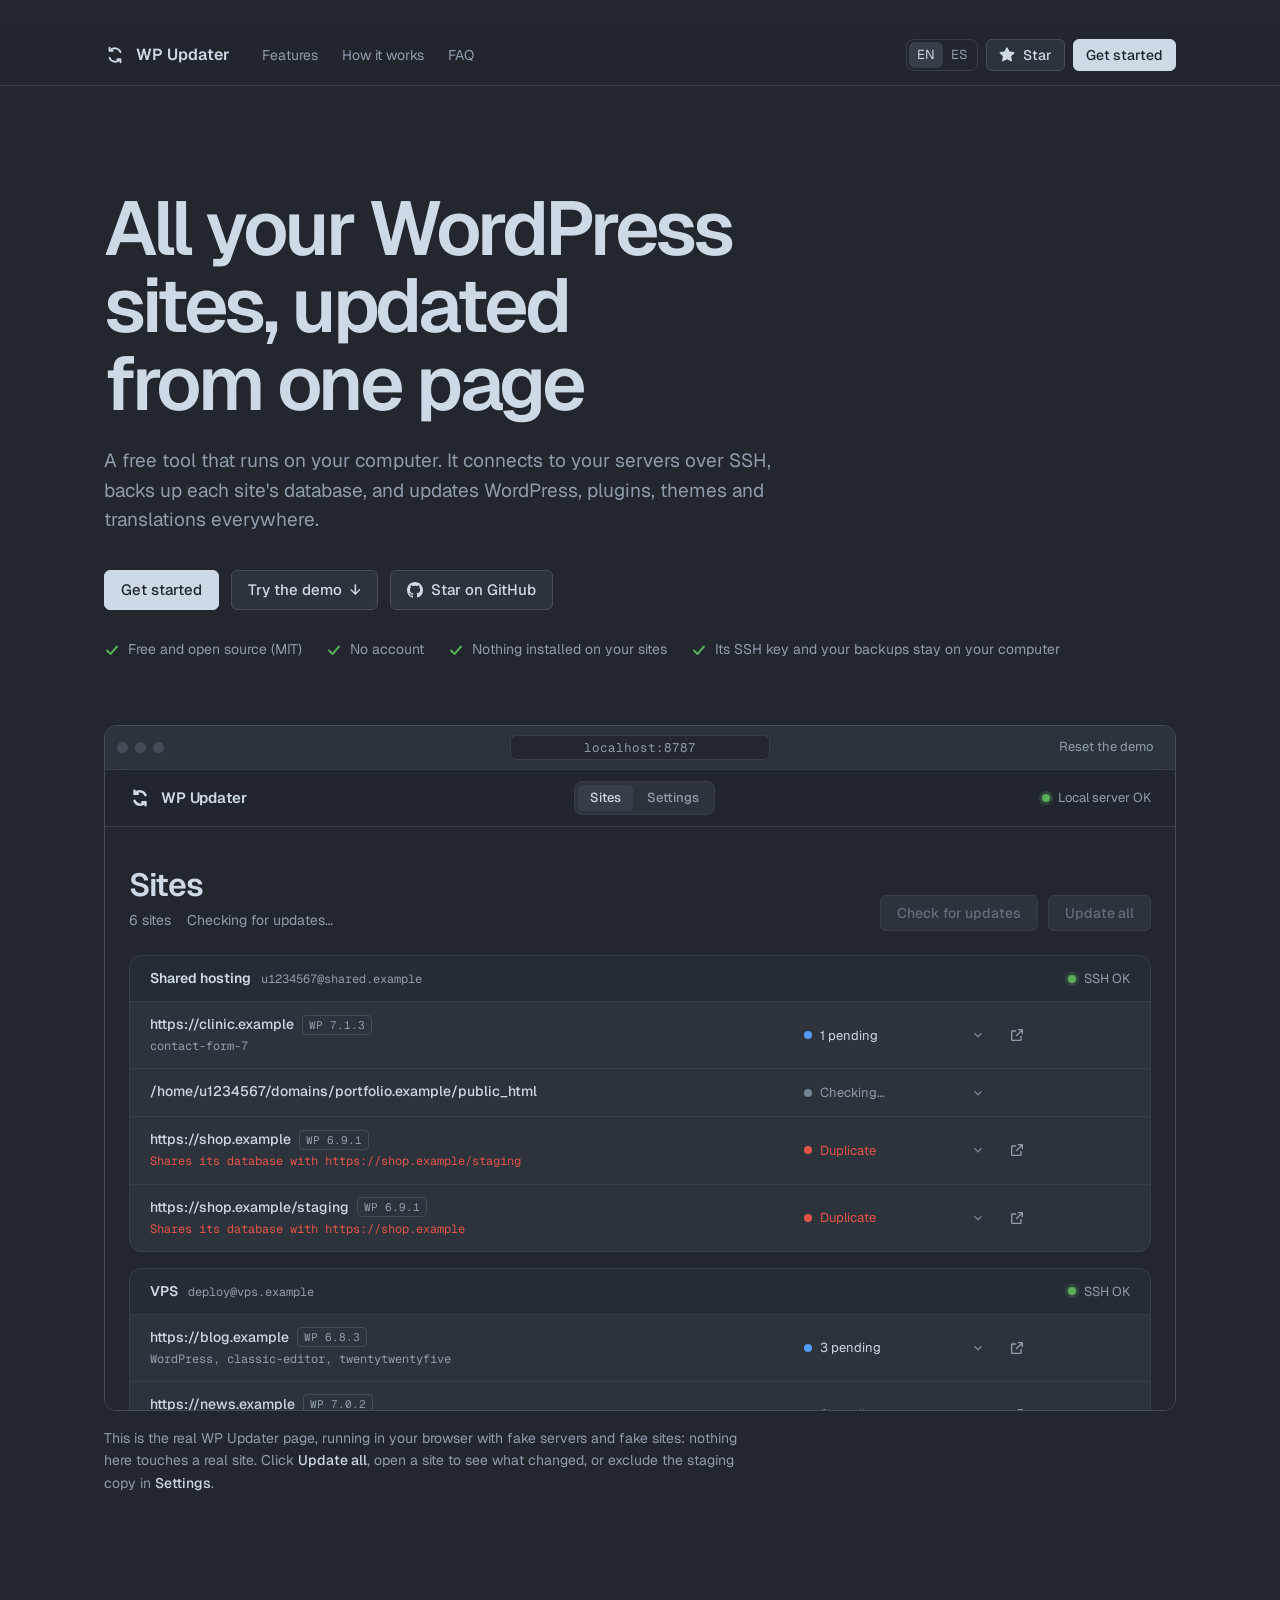
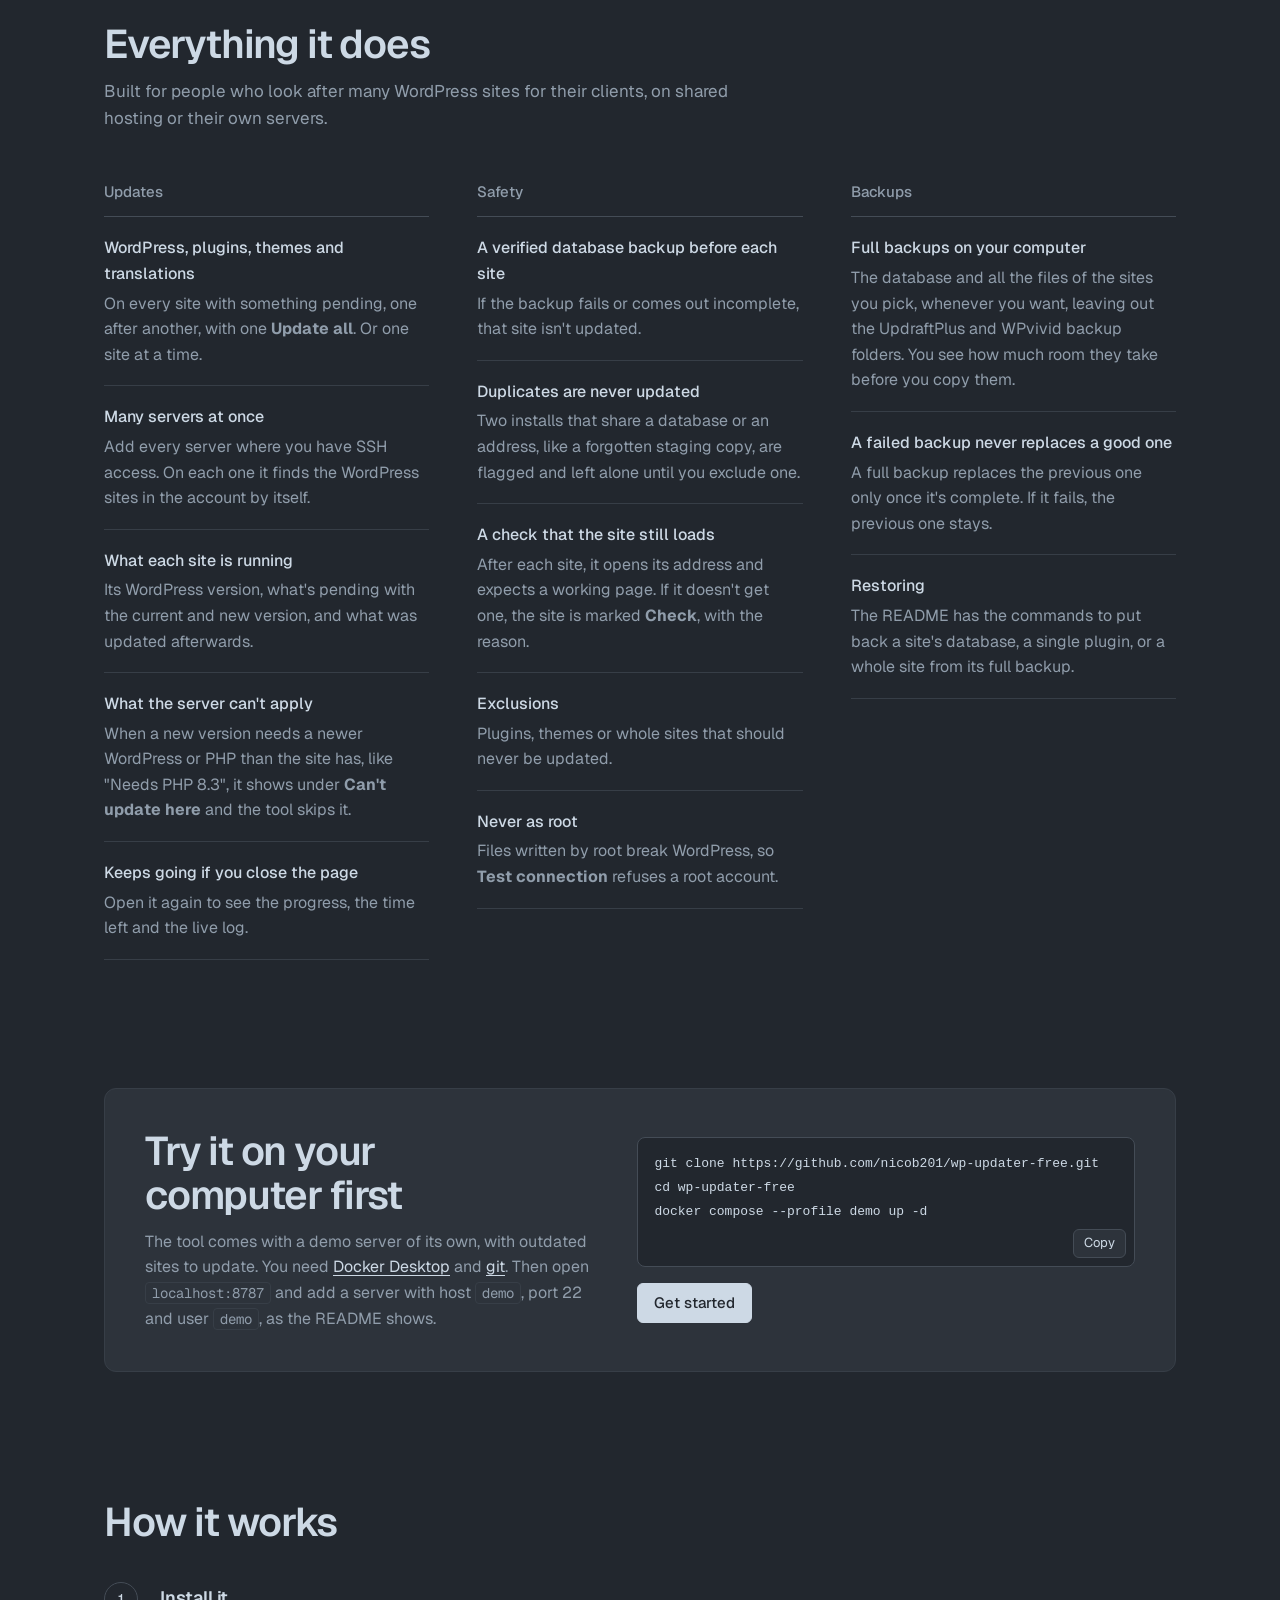
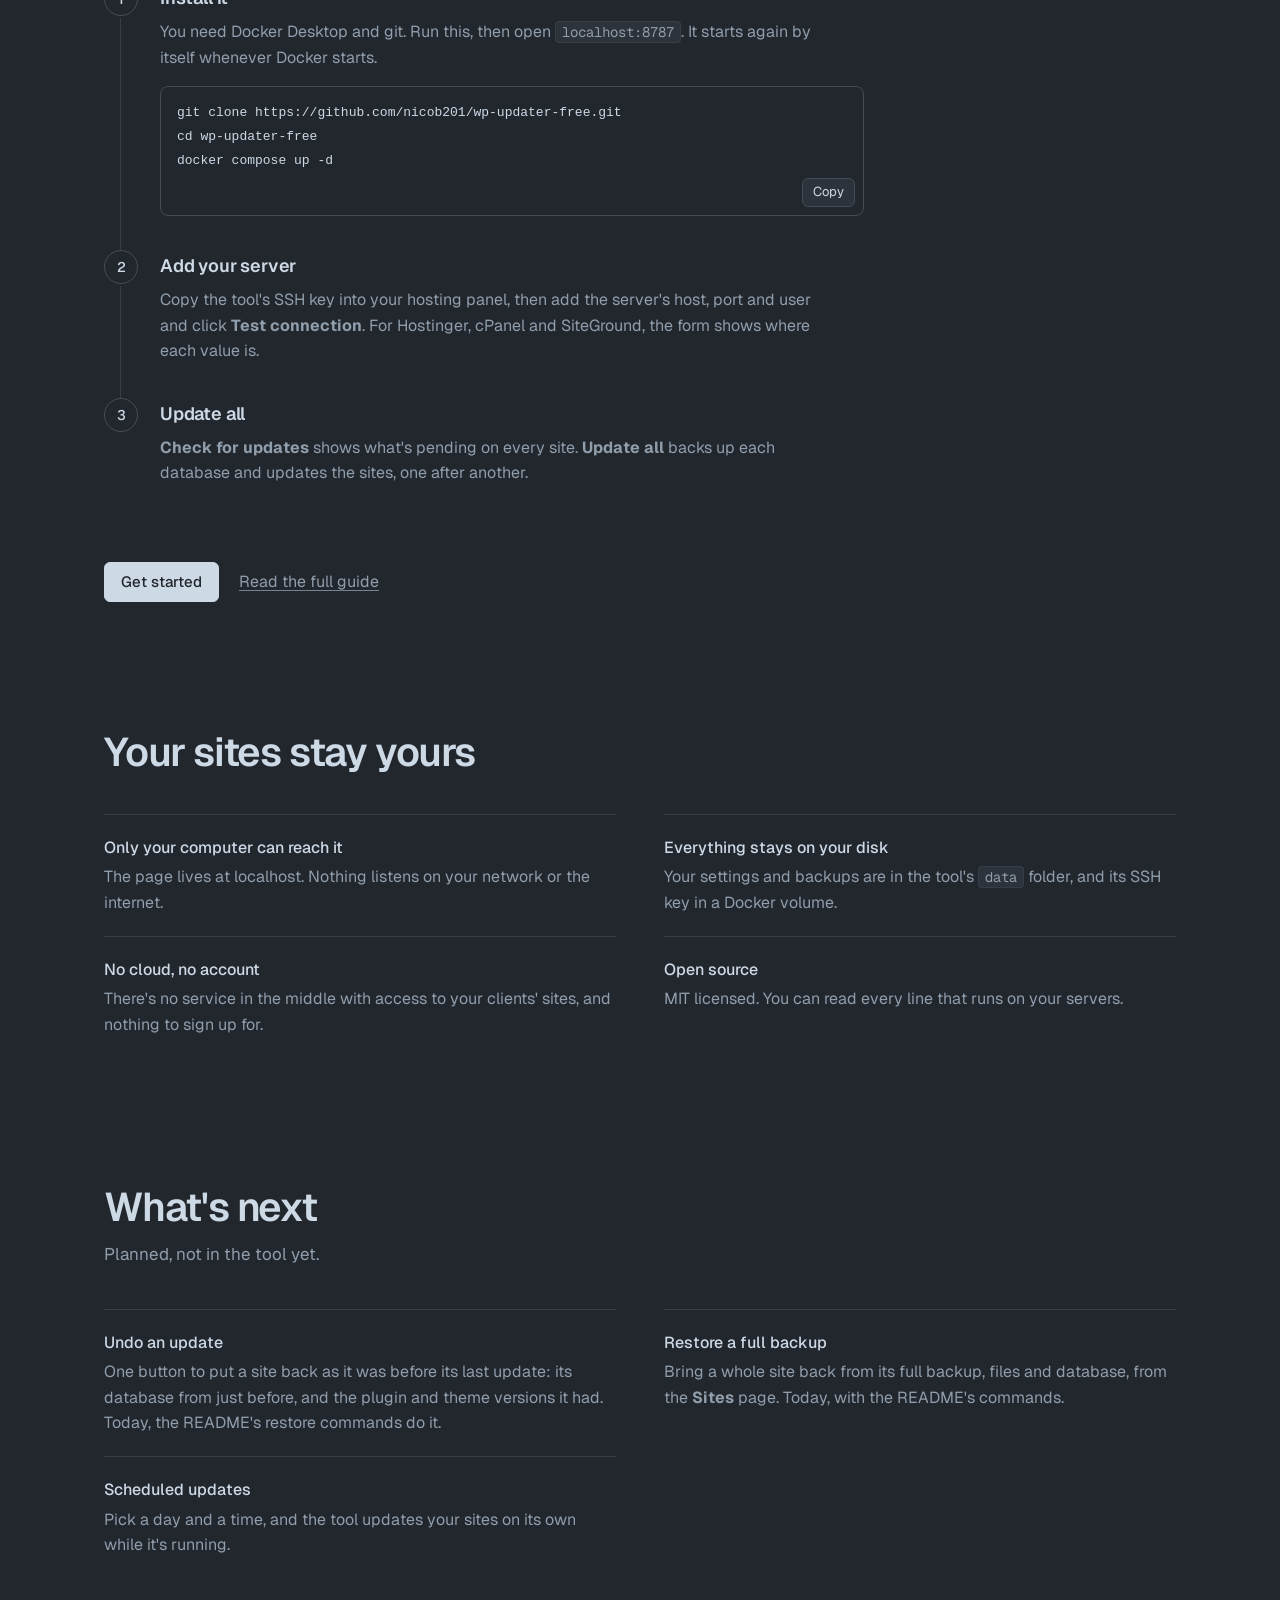
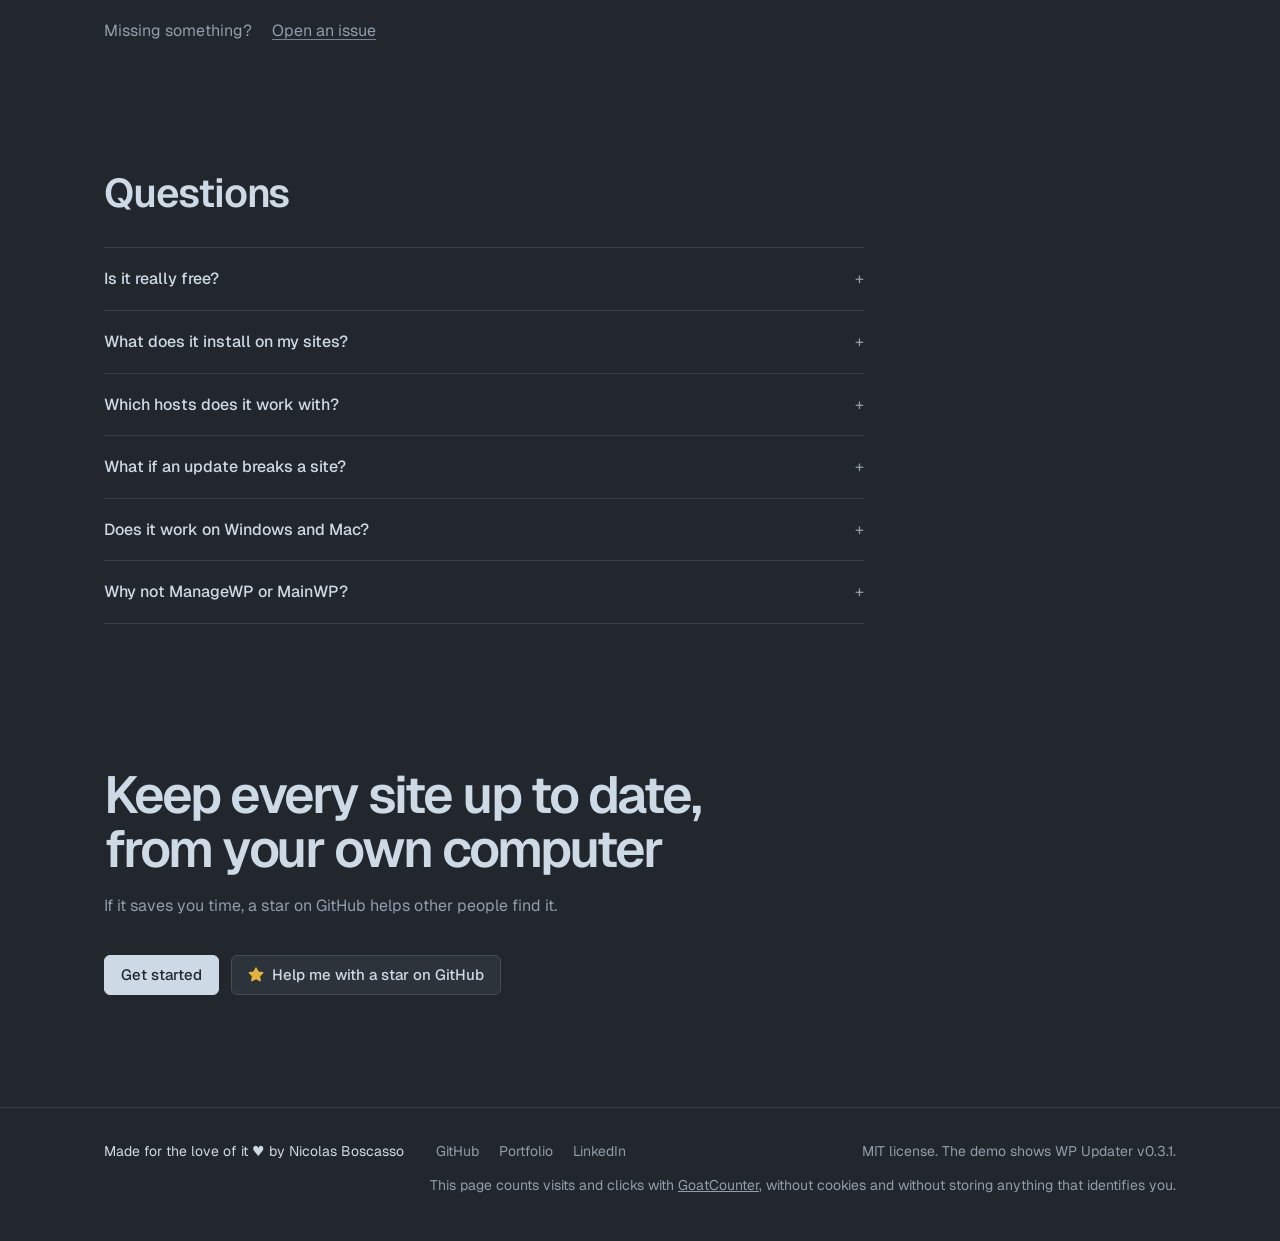
<file: index.html>
<!doctype html>
<html lang="en">
<head>
<meta charset="utf-8">
<meta name="viewport" content="width=device-width, initial-scale=1">
<meta name="color-scheme" content="dark">
<title>WP Updater: update all your WordPress sites from one page</title>
<meta name="description" content="A free, open-source tool that runs on your computer and updates WordPress, plugins, themes and translations on all your sites over SSH, with a verified database backup before each one. Nothing to install on your sites.">
<link rel="canonical" href="https://wp-updater-free-site.vercel.app/">
<link rel="alternate" hreflang="en" href="https://wp-updater-free-site.vercel.app/">
<link rel="alternate" hreflang="es" href="https://wp-updater-free-site.vercel.app/es/">
<link rel="alternate" hreflang="x-default" href="https://wp-updater-free-site.vercel.app/">
<meta property="og:type" content="website">
<meta property="og:url" content="https://wp-updater-free-site.vercel.app/">
<meta property="og:title" content="WP Updater: update all your WordPress sites from one page">
<meta property="og:description" content="A free, open-source tool that runs on your computer and updates WordPress, plugins, themes and translations on all your sites over SSH, with a verified database backup before each one. Nothing to install on your sites.">
<meta property="og:image" content="https://wp-updater-free-site.vercel.app/assets/og.png">
<meta property="og:image:width" content="1200">
<meta property="og:image:height" content="630">
<meta property="og:image:alt" content="All your WordPress sites, updated from one page. Next to it, WP Updater showing six sites, two of them flagged as duplicates.">
<meta property="og:locale" content="en_US">
<meta property="og:locale:alternate" content="es_LA">
<meta name="twitter:card" content="summary_large_image">
<meta name="twitter:image:alt" content="All your WordPress sites, updated from one page. Next to it, WP Updater showing six sites, two of them flagged as duplicates.">
<script data-goatcounter="https://nicob201.goatcounter.com/count" async src="//gc.zgo.at/count.js"></script>
<link rel="icon" href="data:image/svg+xml,%3Csvg xmlns='http://www.w3.org/2000/svg' viewBox='0 0 32 32'%3E%3Crect width='32' height='32' rx='8' fill='%23000'/%3E%3Cpath d='M23 12a8 8 0 0 0-14-2M9 20a8 8 0 0 0 14 2M9 6v4h4M23 26v-4h-4' fill='none' stroke='%23fff' stroke-width='2.6' stroke-linecap='round' stroke-linejoin='round'/%3E%3C/svg%3E">
<link rel="preconnect" href="https://fonts.googleapis.com">
<link rel="preconnect" href="https://fonts.gstatic.com" crossorigin>
<link rel="stylesheet" href="https://fonts.googleapis.com/css2?family=Geist:wght@400;500;600&family=Geist+Mono:wght@400;500&display=swap">
<link rel="stylesheet" href="/assets/site.css">
<script src="/assets/site.js" defer></script>
</head>
<body>
<svg hidden>
  <symbol id="i-logo" viewBox="0 0 24 24"><path d="M18 9a6.5 6.5 0 0 0-11.5-1.5M6 15a6.5 6.5 0 0 0 11.5 1.5M6 4v3.5h3.5M18 20v-3.5h-3.5"/></symbol>
  <symbol id="i-github" viewBox="0 0 16 16"><path d="M8 0c4.42 0 8 3.58 8 8a8.01 8.01 0 0 1-5.45 7.59c-.4.08-.55-.17-.55-.38 0-.27.01-1.13.01-2.2 0-.75-.25-1.23-.54-1.48 1.78-.2 3.65-.88 3.65-3.95 0-.88-.31-1.59-.82-2.15.08-.2.36-1.02-.08-2.12 0 0-.67-.22-2.2.82-.64-.18-1.32-.27-2-.27-.68 0-1.36.09-2 .27-1.53-1.03-2.2-.82-2.2-.82-.44 1.1-.16 1.92-.08 2.12-.51.56-.82 1.28-.82 2.15 0 3.06 1.86 3.75 3.64 3.95-.23.2-.44.55-.51 1.07-.46.21-1.61.55-2.33-.66-.15-.24-.6-.83-1.23-.82-.67.01-.27.38.01.53.34.19.73.9.82 1.13.16.45.68 1.31 2.69.94 0 .67.01 1.3.01 1.49 0 .21-.15.45-.55.38A8 8 0 0 1 0 8c0-4.42 3.58-8 8-8Z"/></symbol>
  <symbol id="i-star" viewBox="0 0 16 16"><path d="M8 .25a.75.75 0 0 1 .67.42l1.89 3.81 4.2.62a.75.75 0 0 1 .42 1.28l-3.04 2.97.72 4.19a.75.75 0 0 1-1.09.79L8 12.35l-3.77 1.98a.75.75 0 0 1-1.09-.79l.72-4.19L.82 6.37a.75.75 0 0 1 .42-1.28l4.2-.61L7.33.67A.75.75 0 0 1 8 .25Z"/></symbol>
  <symbol id="i-check" viewBox="0 0 16 16"><path d="M3 8.5 6.5 12 13 4.5"/></symbol>
</svg>

<header class="nav">
  <div class="wrap nav-inner">
    <a class="brand" href="/"><svg aria-hidden="true"><use href="#i-logo"/></svg>WP Updater</a>
    <nav class="sections" aria-label="Sections">
      <a href="#features">Features</a>
      <a href="#how">How it works</a>
      <a href="#faq">FAQ</a>
    </nav>
    <div class="nav-end">
      <div class="lang" role="group" aria-label="Language">
        <a aria-current="page" aria-label="English">EN</a>
        <a href="/es/" hreflang="es" lang="es" aria-label="Español">ES</a>
      </div>
      <a class="button small nav-star" href="https://github.com/nicob201/wp-updater-free" target="_blank" rel="noopener" data-goatcounter-click="star-nav" data-goatcounter-title="Star (nav)">
        <svg aria-hidden="true"><use href="#i-star"/></svg>Star<span class="count" data-stars></span>
      </a>
      <a class="button primary small" href="https://github.com/nicob201/wp-updater-free#quick-start" target="_blank" rel="noopener" data-goatcounter-click="get-started-nav" data-goatcounter-title="Get started (nav)">Get started</a>
    </div>
  </div>
</header>

<main>
  <section class="hero wrap">
    <h1>All your WordPress sites, updated from one page</h1>
    <p class="lead">A free tool that runs on your computer. It connects to your servers over SSH, backs up each site's database, and updates WordPress, plugins, themes and translations everywhere.</p>
    <div class="actions">
      <a class="button primary" href="https://github.com/nicob201/wp-updater-free#quick-start" target="_blank" rel="noopener" data-goatcounter-click="get-started-hero" data-goatcounter-title="Get started (hero)">Get started</a>
      <a class="button" href="#demo" data-goatcounter-click="try-demo" data-goatcounter-title="Try the demo">Try the demo <span aria-hidden="true">↓</span></a>
      <a class="button" href="https://github.com/nicob201/wp-updater-free" target="_blank" rel="noopener" data-goatcounter-click="star-hero" data-goatcounter-title="Star on GitHub (hero)"><svg aria-hidden="true"><use href="#i-github"/></svg>Star on GitHub</a>
    </div>
    <ul class="trust">
      <li><svg aria-hidden="true"><use href="#i-check"/></svg>Free and open source (MIT)</li>
      <li><svg aria-hidden="true"><use href="#i-check"/></svg>No account</li>
      <li><svg aria-hidden="true"><use href="#i-check"/></svg>Nothing installed on your sites</li>
      <li><svg aria-hidden="true"><use href="#i-check"/></svg>Its SSH key and your backups stay on your computer</li>
    </ul>
  </section>

  <section id="demo" class="demo wrap" aria-label="Live demo">
    <div class="window">
      <div class="window-bar">
        <span class="dots" aria-hidden="true"><i></i><i></i><i></i></span>
        <span class="url">localhost:8787</span>
        <button id="demo-reset" class="reset" type="button" data-goatcounter-click="demo-reset" data-goatcounter-title="Reset the demo">Reset the demo</button>
      </div>
      <iframe id="demo-frame" src="/demo/" title="WP Updater, with fake sites"></iframe>
    </div>
    <p class="note">This is the real WP Updater page, running in your browser with fake servers and fake sites: nothing here touches a real site. Click <strong>Update all</strong>, open a site to see what changed, or exclude the staging copy in <strong>Settings</strong>.</p>
  </section>

  <section id="features" class="section wrap">
    <h2>Everything it does</h2>
    <p class="intro">Built for people who look after many WordPress sites for their clients, on shared hosting or their own servers.</p>
    <div class="groups">
      <div class="group">
        <h3>Updates</h3>
        <dl>
          <div><dt>WordPress, plugins, themes and translations</dt><dd>On every site with something pending, one after another, with one <strong>Update all</strong>. Or one site at a time.</dd></div>
          <div><dt>Many servers at once</dt><dd>Add every server where you have SSH access. On each one it finds the WordPress sites in the account by itself.</dd></div>
          <div><dt>What each site is running</dt><dd>Its WordPress version, what's pending with the current and new version, and what was updated afterwards.</dd></div>
          <div><dt>What the server can't apply</dt><dd>When a new version needs a newer WordPress or PHP than the site has, like "Needs PHP 8.3", it shows under <strong>Can't update here</strong> and the tool skips it.</dd></div>
          <div><dt>Keeps going if you close the page</dt><dd>Open it again to see the progress, the time left and the live log.</dd></div>
        </dl>
      </div>
      <div class="group">
        <h3>Safety</h3>
        <dl>
          <div><dt>A verified database backup before each site</dt><dd>If the backup fails or comes out incomplete, that site isn't updated.</dd></div>
          <div><dt>Duplicates are never updated</dt><dd>Two installs that share a database or an address, like a forgotten staging copy, are flagged and left alone until you exclude one.</dd></div>
          <div><dt>A check that the site still loads</dt><dd>After each site, it opens its address and expects a working page. If it doesn't get one, the site is marked <strong>Check</strong>, with the reason.</dd></div>
          <div><dt>Exclusions</dt><dd>Plugins, themes or whole sites that should never be updated.</dd></div>
          <div><dt>Never as root</dt><dd>Files written by root break WordPress, so <strong>Test connection</strong> refuses a root account.</dd></div>
        </dl>
      </div>
      <div class="group">
        <h3>Backups</h3>
        <dl>
          <div><dt>Full backups on your computer</dt><dd>The database and all the files of the sites you pick, whenever you want, leaving out the UpdraftPlus and WPvivid backup folders. You see how much room they take before you copy them.</dd></div>
          <div><dt>A failed backup never replaces a good one</dt><dd>A full backup replaces the previous one only once it's complete. If it fails, the previous one stays.</dd></div>
          <div><dt>Restoring</dt><dd>The README has the commands to put back a site's database, a single plugin, or a whole site from its full backup.</dd></div>
        </dl>
      </div>
    </div>
  </section>

  <section class="wrap" aria-labelledby="try-title">
    <div class="band">
      <div>
        <h2 id="try-title">Try it on your computer first</h2>
        <p>The tool comes with a demo server of its own, with outdated sites to update. You need <a href="https://www.docker.com/products/docker-desktop/" target="_blank" rel="noopener">Docker Desktop</a> and <a href="https://git-scm.com/downloads" target="_blank" rel="noopener">git</a>. Then open <span class="code-inline">localhost:8787</span> and add a server with host <span class="code-inline">demo</span>, port 22 and user <span class="code-inline">demo</span>, as the README shows.</p>
      </div>
      <div class="band-end">
        <div class="copy">
          <pre><code>git clone https://github.com/nicob201/wp-updater-free.git
cd wp-updater-free
docker compose --profile demo up -d</code></pre>
          <button class="copy-button" type="button" aria-live="polite" data-copy="git clone https://github.com/nicob201/wp-updater-free.git&#10;cd wp-updater-free&#10;docker compose --profile demo up -d" data-goatcounter-click="copy-demo" data-goatcounter-title="Copy the demo commands">Copy</button>
        </div>
        <a class="button primary" href="https://github.com/nicob201/wp-updater-free#quick-start" target="_blank" rel="noopener" data-goatcounter-click="get-started-mid" data-goatcounter-title="Get started (try it first)">Get started</a>
      </div>
    </div>
  </section>

  <section id="how" class="section wrap">
    <h2>How it works</h2>
    <ol class="steps">
      <li>
        <h3>Install it</h3>
        <p>You need Docker Desktop and git. Run this, then open <span class="code-inline">localhost:8787</span>. It starts again by itself whenever Docker starts.</p>
        <div class="copy">
          <pre><code>git clone https://github.com/nicob201/wp-updater-free.git
cd wp-updater-free
docker compose up -d</code></pre>
          <button class="copy-button" type="button" aria-live="polite" data-copy="git clone https://github.com/nicob201/wp-updater-free.git&#10;cd wp-updater-free&#10;docker compose up -d" data-goatcounter-click="copy-install" data-goatcounter-title="Copy the install commands">Copy</button>
        </div>
      </li>
      <li>
        <h3>Add your server</h3>
        <p>Copy the tool's SSH key into your hosting panel, then add the server's host, port and user and click <strong>Test connection</strong>. For Hostinger, cPanel and SiteGround, the form shows where each value is.</p>
      </li>
      <li>
        <h3>Update all</h3>
        <p><strong>Check for updates</strong> shows what's pending on every site. <strong>Update all</strong> backs up each database and updates the sites, one after another.</p>
      </li>
    </ol>
    <p class="more"><a class="button primary" href="https://github.com/nicob201/wp-updater-free#quick-start" target="_blank" rel="noopener" data-goatcounter-click="get-started-how" data-goatcounter-title="Get started (how it works)">Get started</a> <a class="text-link" href="https://github.com/nicob201/wp-updater-free#connect-your-server" target="_blank" rel="noopener">Read the full guide</a></p>
  </section>

  <section id="yours" class="section wrap">
    <h2>Your sites stay yours</h2>
    <dl class="facts">
      <div><dt>Only your computer can reach it</dt><dd>The page lives at localhost. Nothing listens on your network or the internet.</dd></div>
      <div><dt>Everything stays on your disk</dt><dd>Your settings and backups are in the tool's <span class="code-inline">data</span> folder, and its SSH key in a Docker volume.</dd></div>
      <div><dt>No cloud, no account</dt><dd>There's no service in the middle with access to your clients' sites, and nothing to sign up for.</dd></div>
      <div><dt>Open source</dt><dd>MIT licensed. You can read every line that runs on your servers.</dd></div>
    </dl>
  </section>

  <section id="next" class="section wrap">
    <h2>What's next</h2>
    <p class="intro">Planned, not in the tool yet.</p>
    <dl class="facts">
      <div><dt>Undo an update</dt><dd>One button to put a site back as it was before its last update: its database from just before, and the plugin and theme versions it had. Today, the README's restore commands do it.</dd></div>
      <div><dt>Restore a full backup</dt><dd>Bring a whole site back from its full backup, files and database, from the <strong>Sites</strong> page. Today, with the README's commands.</dd></div>
      <div><dt>Scheduled updates</dt><dd>Pick a day and a time, and the tool updates your sites on its own while it's running.</dd></div>
    </dl>
    <p class="more">Missing something? <a class="text-link" href="https://github.com/nicob201/wp-updater-free/issues/new" target="_blank" rel="noopener" data-goatcounter-click="open-issue" data-goatcounter-title="Open an issue (what's next)">Open an issue</a></p>
  </section>

  <section id="faq" class="section wrap">
    <h2>Questions</h2>
    <div class="faq">
      <details>
        <summary>Is it really free?</summary>
        <p>Yes. It's open source under the MIT license, with no paid plan and no account.</p>
      </details>
      <details>
        <summary>What does it install on my sites?</summary>
        <p>Nothing. It logs in over SSH with its own key and uses WP-CLI, which most hosts already have.</p>
      </details>
      <details>
        <summary>Which hosts does it work with?</summary>
        <p>Any host that gives you SSH access with a key, bash, WP-CLI and mysqldump or mariadb-dump. Most shared hosts have them, and on a VPS you can install them. Full backups also need rsync. <strong>Test connection</strong> checks all of it and tells you what's missing.</p>
        <p>So far, listing sites has been tried on Hostinger, and updates on the tool's demo server. cPanel, SiteGround and VPS aren't tested yet: if you try it on one, <a class="text-link" href="https://github.com/nicob201/wp-updater-free/issues/new" target="_blank" rel="noopener">open an issue</a> to share how it went.</p>
      </details>
      <details>
        <summary>What if an update breaks a site?</summary>
        <p>Before each site, the tool saves its database and checks the copy is complete. After each site, it loads the address, and a site that doesn't answer with a working page is marked <strong>Check</strong>. The README has the commands to put back the database or a single plugin and, if you made a full backup with <strong>Back up sites…</strong>, the whole site. As with any update, try it on a staging site first.</p>
      </details>
      <details>
        <summary>Does it work on Windows and Mac?</summary>
        <p>Yes, with Docker Desktop. It's been tried on macOS and Windows 11. On Linux, Docker Engine with the Compose plugin works too.</p>
      </details>
      <details>
        <summary>Why not ManageWP or MainWP?</summary>
        <p>They're good tools, and they do more than this one, like uptime monitoring and client reports. Both need a plugin on every site you manage: ManageWP runs in its own cloud, with access to all your sites, and MainWP runs as a plugin on a WordPress site of its own, the dashboard. WP Updater installs nothing on your sites and runs only on your computer, with no account and nothing to pay. If you need monitoring and reports, use one of them. If you want updates with a backup first and nothing added to your sites, try this one.</p>
      </details>
    </div>
  </section>

  <section class="final wrap" aria-labelledby="final-title">
    <h2 id="final-title">Keep every site up to date, from your own computer</h2>
    <p>If it saves you time, a star on GitHub helps other people find it.</p>
    <div class="actions">
      <a class="button primary" href="https://github.com/nicob201/wp-updater-free#quick-start" target="_blank" rel="noopener" data-goatcounter-click="get-started-final" data-goatcounter-title="Get started (last call)">Get started</a>
      <a class="button" href="https://github.com/nicob201/wp-updater-free" target="_blank" rel="noopener" data-goatcounter-click="star-final" data-goatcounter-title="Star request (last call)"><svg aria-hidden="true"><use href="#i-star"/></svg>Help me with a star on GitHub</a>
    </div>
  </section>
</main>

<footer class="footer">
  <div class="wrap footer-inner">
    <p class="made">Made for the love of it ♥ by Nicolas Boscasso</p>
    <nav class="footer-links" aria-label="The author">
      <a href="https://github.com/nicob201" target="_blank" rel="noopener">GitHub</a>
      <a href="https://nicolas-boscasso.vercel.app/" target="_blank" rel="noopener">Portfolio</a>
      <a href="https://www.linkedin.com/in/nicolas-boscasso/" target="_blank" rel="noopener">LinkedIn</a>
    </nav>
    <p class="fine">MIT license.<span data-version-line hidden> The demo shows WP Updater <span data-version></span>.</span></p>
    <p class="fine">This page counts visits and clicks with <a href="https://www.goatcounter.com/" target="_blank" rel="noopener">GoatCounter</a>, without cookies and without storing anything that identifies you.</p>
  </div>
</footer>
</body>
</html>
</file>
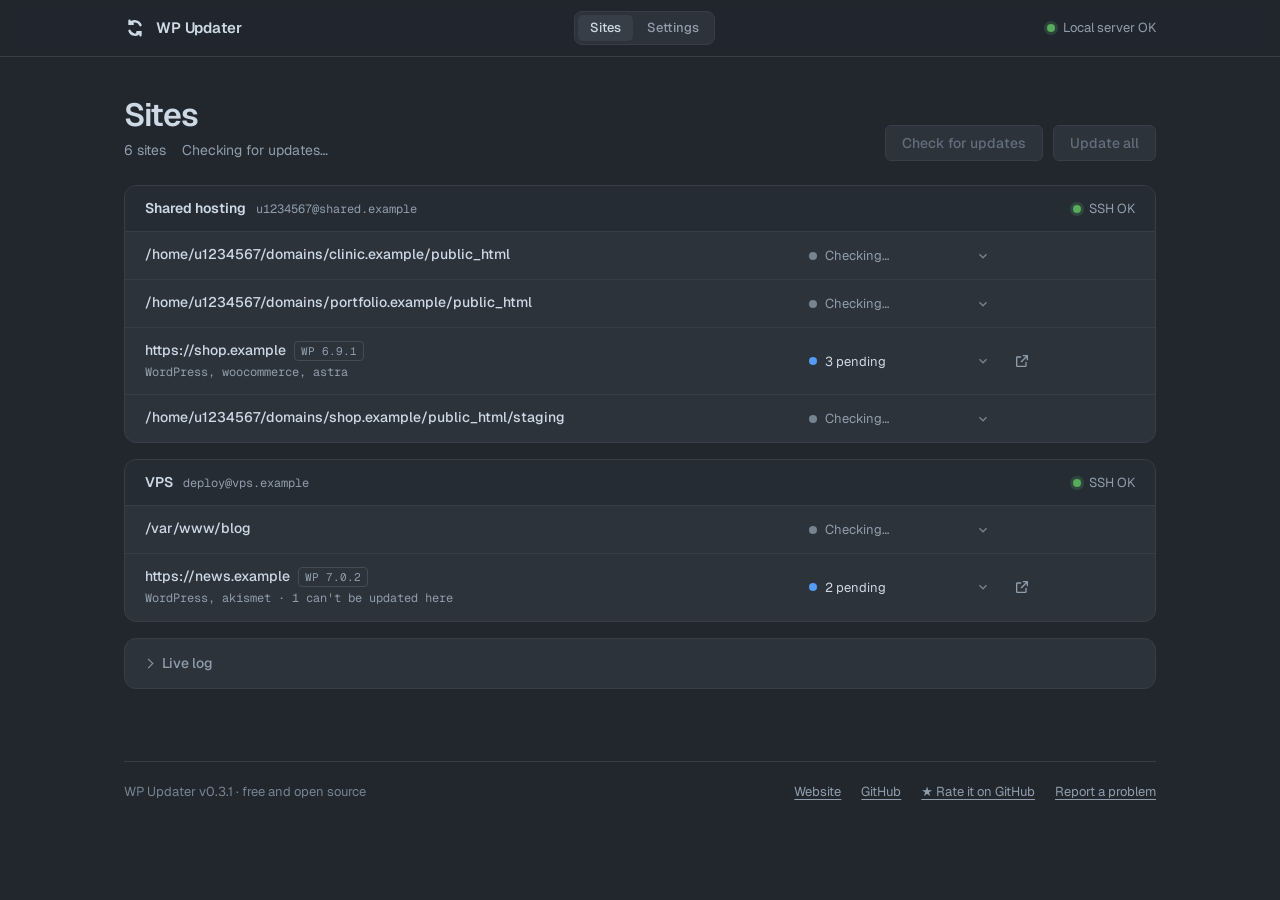
<file: demo/index.html>
<!doctype html>
<html lang="en">
<head>
<meta charset="utf-8">
<meta name="robots" content="noindex">
<meta name="viewport" content="width=device-width, initial-scale=1">
<meta name="color-scheme" content="dark">
<title>WP Updater</title>
<link rel="icon" href="data:image/svg+xml,%3Csvg xmlns='http://www.w3.org/2000/svg' viewBox='0 0 32 32'%3E%3Crect width='32' height='32' rx='8' fill='%23000'/%3E%3Cpath d='M23 12a8 8 0 0 0-14-2M9 20a8 8 0 0 0 14 2M9 6v4h4M23 26v-4h-4' fill='none' stroke='%23fff' stroke-width='2.6' stroke-linecap='round' stroke-linejoin='round'/%3E%3C/svg%3E">
<link rel="preconnect" href="https://fonts.googleapis.com">
<link rel="preconnect" href="https://fonts.gstatic.com" crossorigin>
<link rel="stylesheet" href="https://fonts.googleapis.com/css2?family=Geist:wght@400;500;600&family=Geist+Mono:wght@400;500&display=swap">
<link rel="stylesheet" href="styles.css">
</head>
<body>
<nav class="nav">
  <div class="nav-inner">
    <span class="brand">
      <svg viewBox="0 0 24 24" aria-hidden="true"><path d="M18 9a6.5 6.5 0 0 0-11.5-1.5M6 15a6.5 6.5 0 0 0 11.5 1.5M6 4v3.5h3.5M18 20v-3.5h-3.5"/></svg>
      WP Updater
    </span>
    <div class="switch">
      <a id="to-sites" href="#">Sites</a>
      <a id="to-settings" href="#settings">Settings</a>
    </div>
    <span id="srv" class="indicator"><i class="dot"></i><span>Connecting…</span></span>
  </div>
</nav>

<main id="view-sites" class="page">
  <header class="header">
    <div>
      <h1>Sites</h1>
      <p class="sub"><span id="count"></span><span id="checked"></span></p>
    </div>
    <div class="actions">
      <button id="check" class="button secondary" type="button" disabled>Check for updates</button>
      <button id="all" class="button primary" type="button" disabled>Update all</button>
    </div>
  </header>

  <p id="notice" class="notice" hidden>The last update stopped before finishing. Check the log.</p>

  <section id="progress" class="progress" hidden aria-live="polite">
    <div class="progress-text">
      <p><strong id="progress-title"></strong> <span id="progress-detail" class="muted"></span></p>
      <span id="progress-left" class="mono muted"></span>
    </div>
    <div class="bar"><i id="progress-bar"></i></div>
  </section>

  <section id="backups" class="backups" hidden>
    <p><span class="info" aria-hidden="true">i</span><span id="backups-text"></span></p>
    <button id="backup-open" class="button secondary small" type="button" aria-expanded="false" aria-controls="backup-panel">Back up sites…</button>
  </section>

  <section id="backup-panel" class="card" hidden aria-labelledby="backup-title">
    <div class="card-head">
      <h2 id="backup-title">Back up sites</h2>
      <label class="check"><input id="backup-all" type="checkbox"> Select all</label>
    </div>
    <div id="backup-list" class="items"></div>
    <p id="backup-total" class="help" aria-live="polite"></p>
    <p id="backup-error" class="error-text" aria-live="polite"></p>
    <div class="card-row">
      <span class="form-buttons">
        <button id="backup-cancel" class="button secondary small" type="button">Cancel</button>
        <button id="backup-start" class="button primary small" type="button" disabled>Back up 0 sites</button>
      </span>
    </div>
  </section>

  <div id="sites" class="groups"></div>
  <p id="excluded" class="excluded" hidden><span></span> · <a href="#settings">Manage in Settings</a></p>

  <details id="log" class="log">
    <summary>Live log</summary>
    <pre id="log-text"></pre>
  </details>
</main>

<main id="view-settings" class="page" hidden>
  <header class="header">
    <div>
      <h1>Settings</h1>
      <p class="sub">Saved as soon as you change something.</p>
    </div>
  </header>

  <p id="locked" class="notice" hidden>Settings are locked while an update is running.</p>

  <fieldset id="settings-fields" class="cards">
    <section class="card">
      <h2>SSH key</h2>
      <textarea id="key" class="key" rows="3" readonly aria-label="Public SSH key"></textarea>
      <div class="card-row">
        <button id="copy" class="button secondary small" type="button">Copy</button>
        <p class="help">Add it to the authorized keys of each server's SSH account. The <a href="https://github.com/nicob201/wp-updater-free#readme" target="_blank" rel="noopener">README</a> shows how.</p>
      </div>
    </section>

    <section class="card">
      <div class="card-head">
        <h2>Servers</h2>
        <button id="add-server" class="button secondary small" type="button">Add server</button>
      </div>
      <div id="server-list" class="items"></div>
      <p id="server-error" class="error-text" aria-live="polite"></p>
      <form id="server-form" class="server-form" novalidate hidden>
        <h3 id="form-title">Add server</h3>
        <div class="fields">
          <label class="wide">Hosting<select name="hosting">
            <option value="">Choose yours to fill in the port</option>
            <option value="hostinger">Hostinger</option>
            <option value="cpanel">cPanel</option>
            <option value="siteground">SiteGround</option>
            <option value="other">VPS / Other</option>
          </select></label>
          <p id="hosting-help" class="help wide" hidden></p>
          <label>Name<input name="name" maxlength="60" autocomplete="off"></label>
          <label>Host<input name="host" placeholder="example.com or 203.0.113.10" autocomplete="off" autocapitalize="off" spellcheck="false"></label>
          <label>Port<input name="port" type="number" min="1" max="65535" value="22"></label>
          <label>User<input name="user" autocomplete="off" autocapitalize="off" spellcheck="false"></label>
          <label class="wide">Sites path<input name="path" placeholder="Home folder" autocomplete="off" autocapitalize="off" spellcheck="false"></label>
        </div>
        <p id="form-error" class="error-text" aria-live="polite"></p>
        <div class="card-row">
          <button id="test" class="button secondary small" type="button">Test connection</button>
          <span id="test-result" class="test-result" aria-live="polite"></span>
          <span class="form-buttons">
            <button id="cancel" class="button secondary small" type="button">Cancel</button>
            <button class="button primary small" type="submit">Save</button>
          </span>
        </div>
      </form>
    </section>

    <section class="card">
      <h2>Excluded plugins &amp; themes</h2>
      <p class="help">Never updated on any site. They still show in each site's table, marked as excluded.</p>
      <div id="chips" class="chips"></div>
      <form id="exclude-form" class="card-row" novalidate>
        <input id="exclude-input" placeholder="Plugin or theme slug, e.g. elementor-pro" aria-label="Plugin or theme slug" autocomplete="off" autocapitalize="off" spellcheck="false">
        <button class="button secondary small" type="submit">Add</button>
      </form>
      <p id="exclude-error" class="error-text" aria-live="polite"></p>
    </section>

    <section class="card">
      <h2>Excluded sites</h2>
      <p class="help">Excluded sites are never checked nor updated.</p>
      <div id="excluded-sites" class="items"></div>
      <p id="sites-error" class="error-text" aria-live="polite"></p>
    </section>
  </fieldset>
</main>

<footer class="footer">
  <span>WP Updater<span id="version"></span> · free and open source</span>
  <nav aria-label="Project links">
    <a href="https://wp-updater-free-site.vercel.app/" target="_blank" rel="noopener">Website</a>
    <a href="https://github.com/nicob201" target="_blank" rel="noopener">GitHub</a>
    <a href="https://github.com/nicob201/wp-updater-free" target="_blank" rel="noopener">★ Rate it on GitHub</a>
    <a href="https://github.com/nicob201/wp-updater-free/issues" target="_blank" rel="noopener">Report a problem</a>
  </nav>
</footer>

<script src="bridge.js"></script>
<script src="app.js"></script>
</body>
</html>
</file>
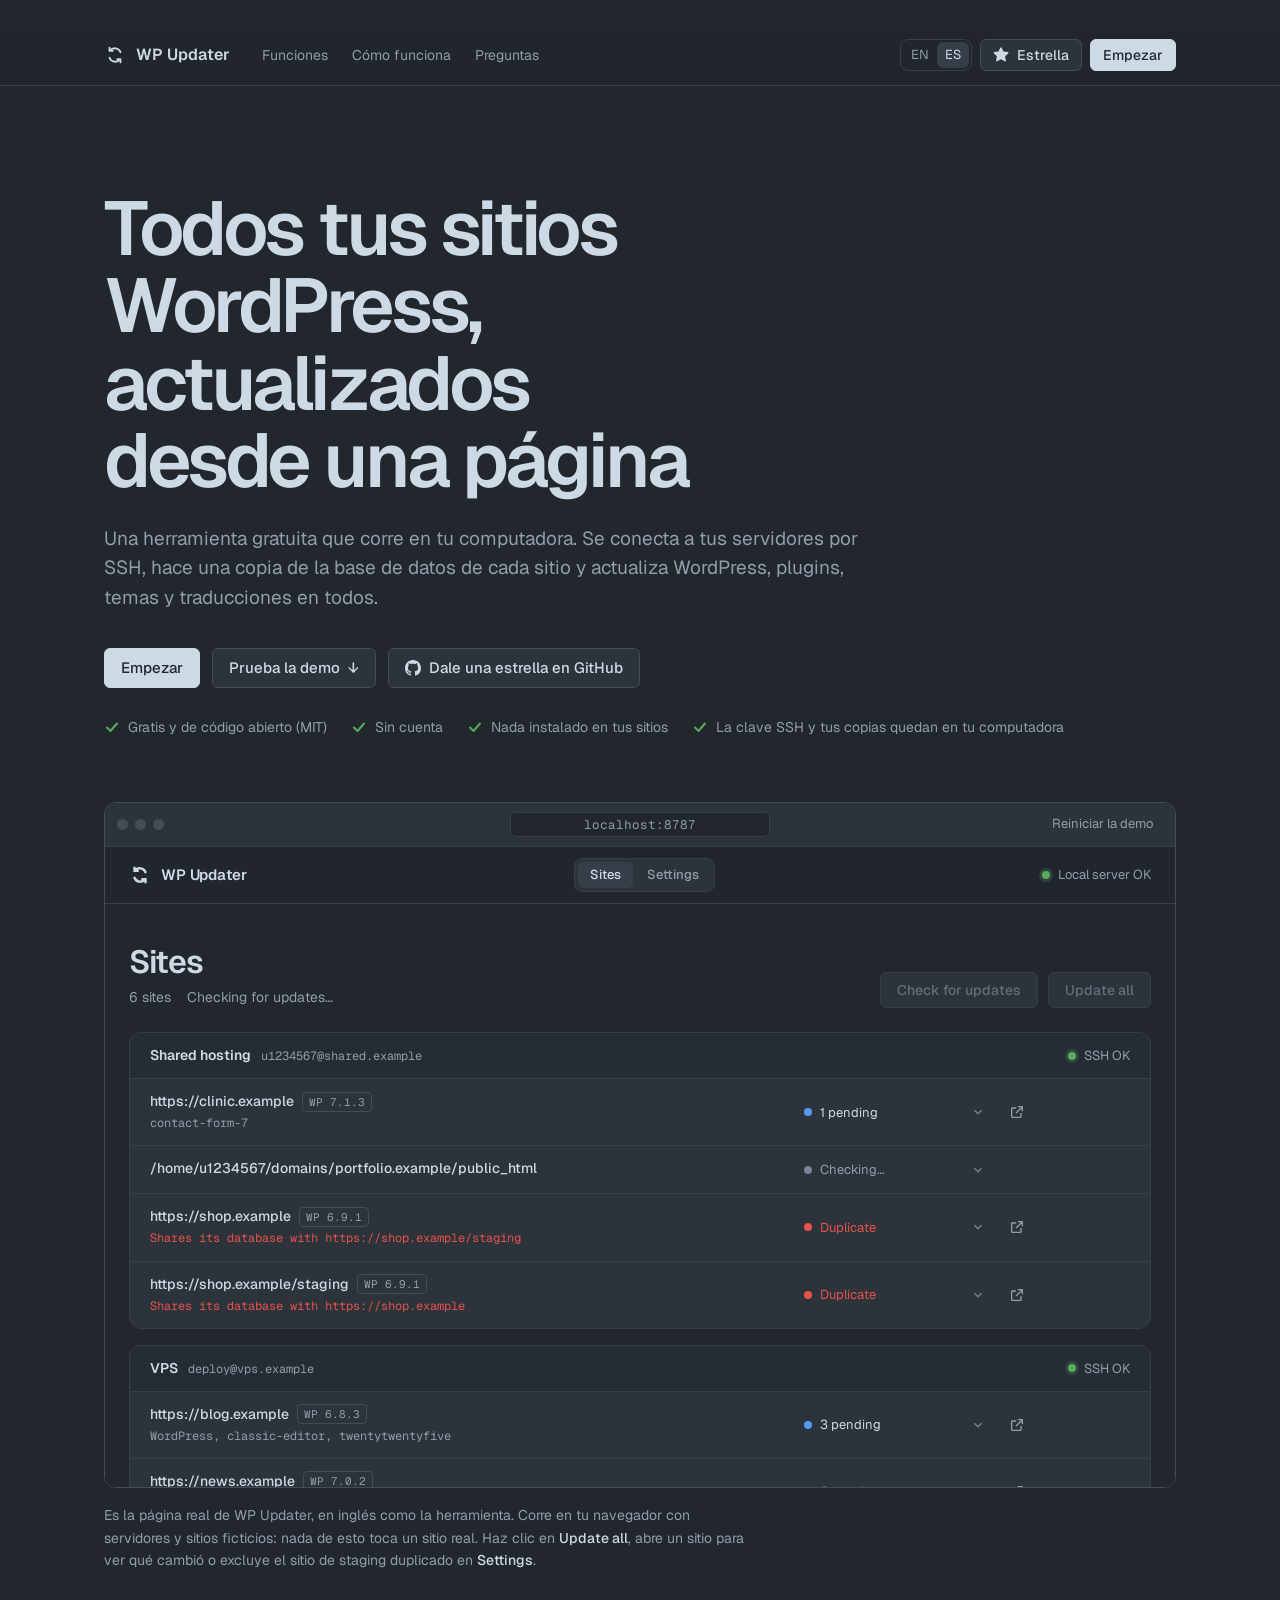
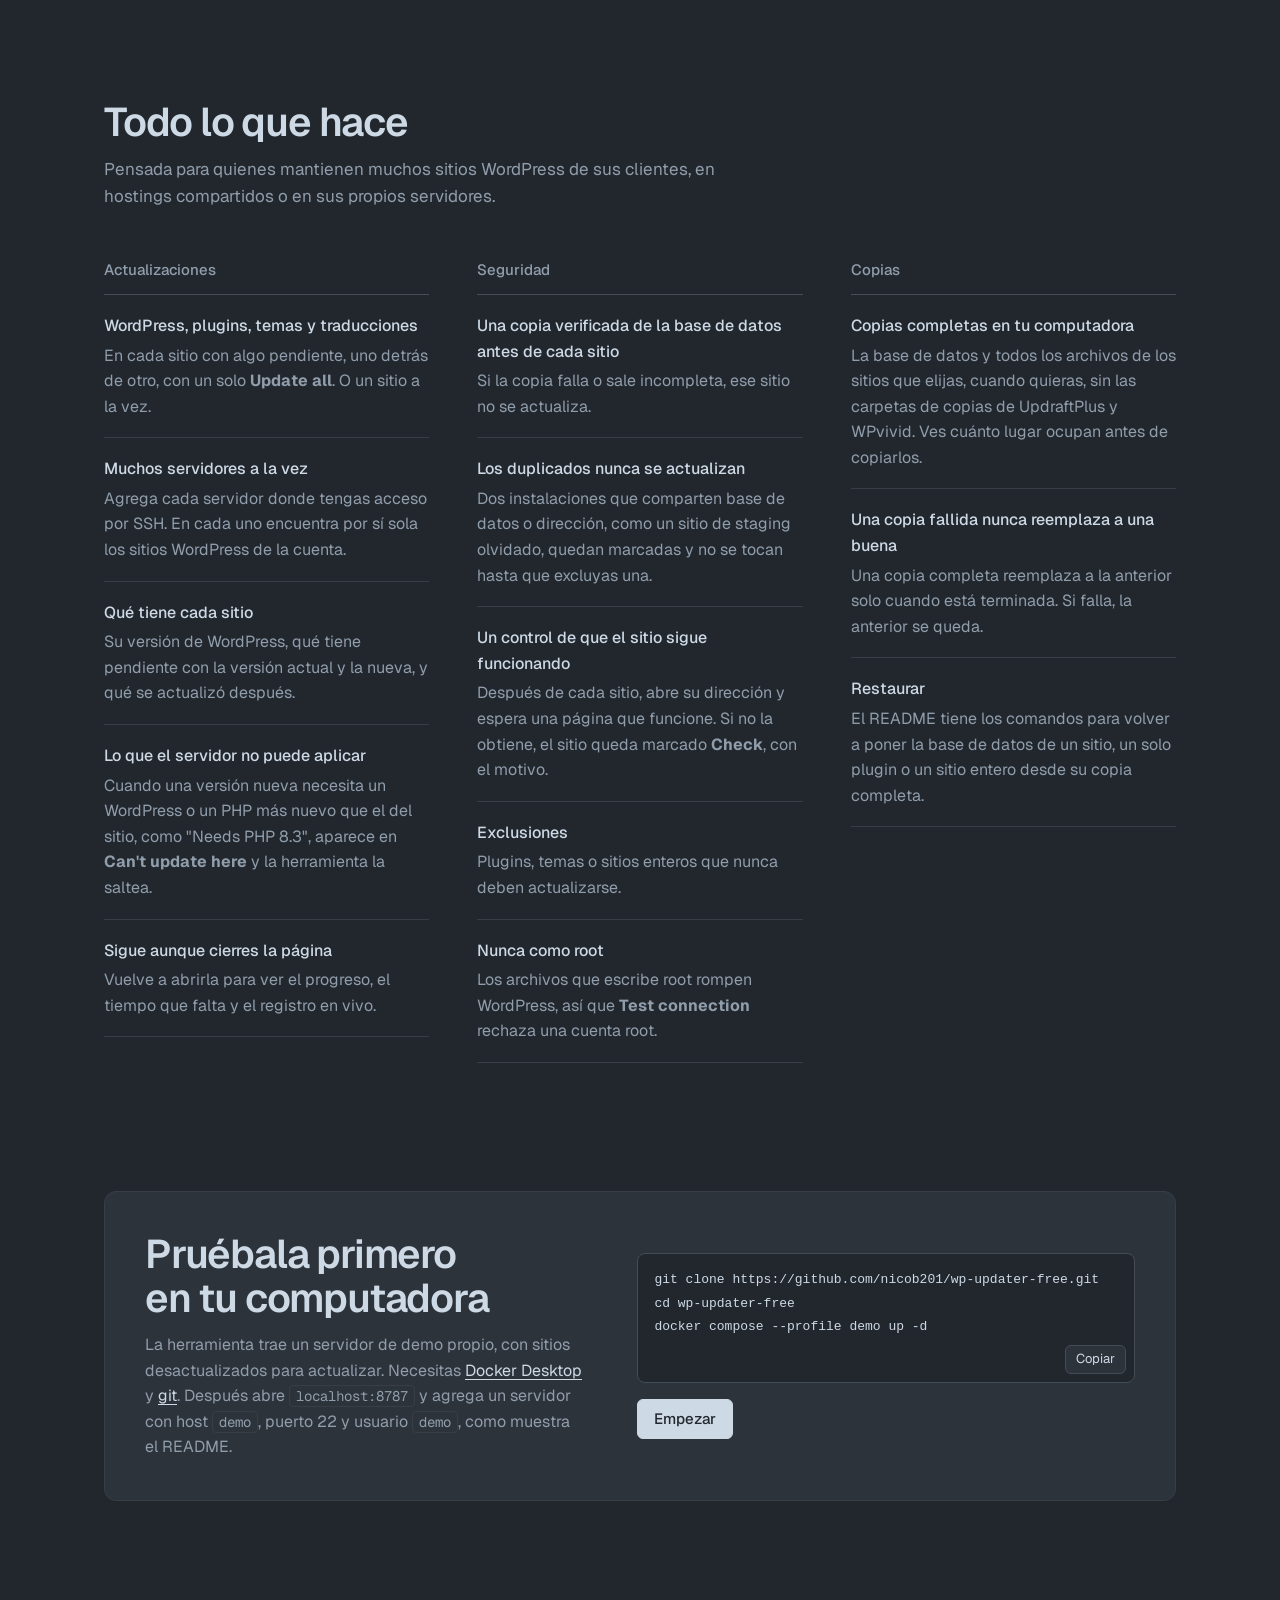
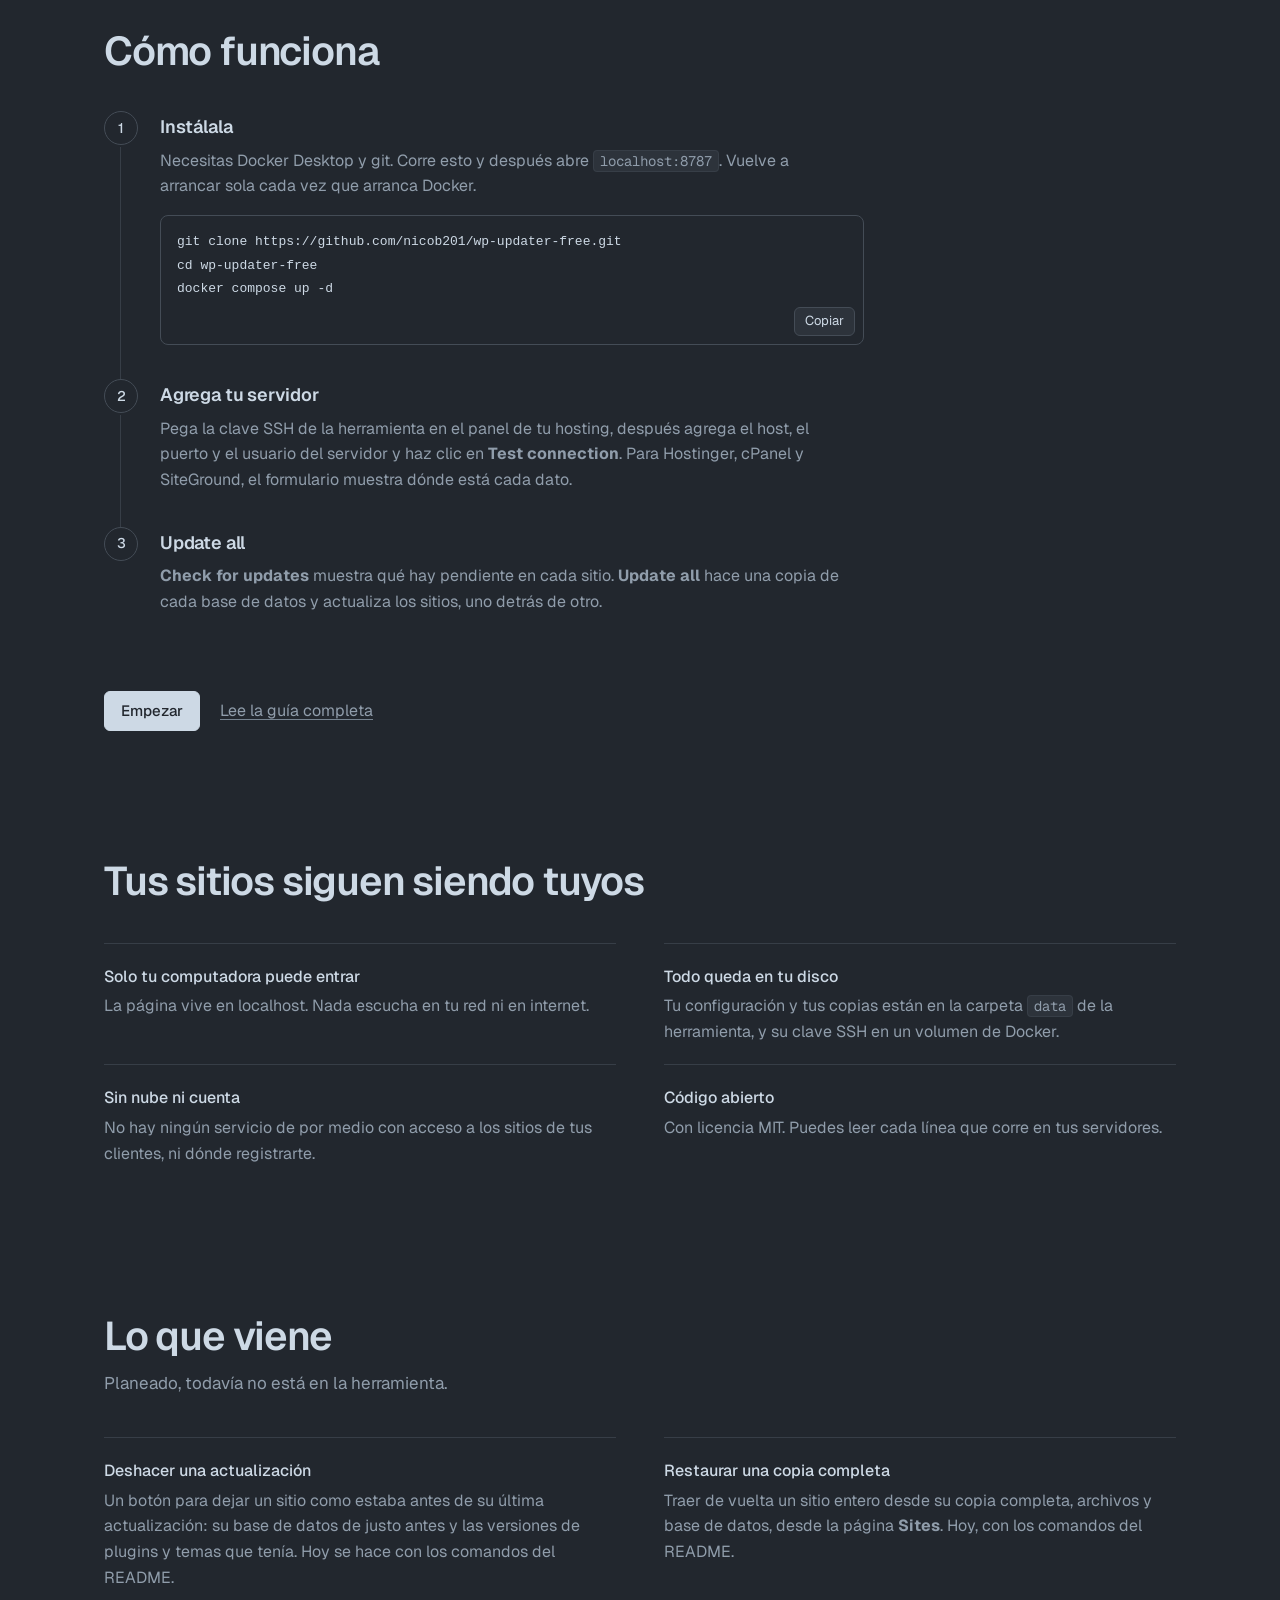
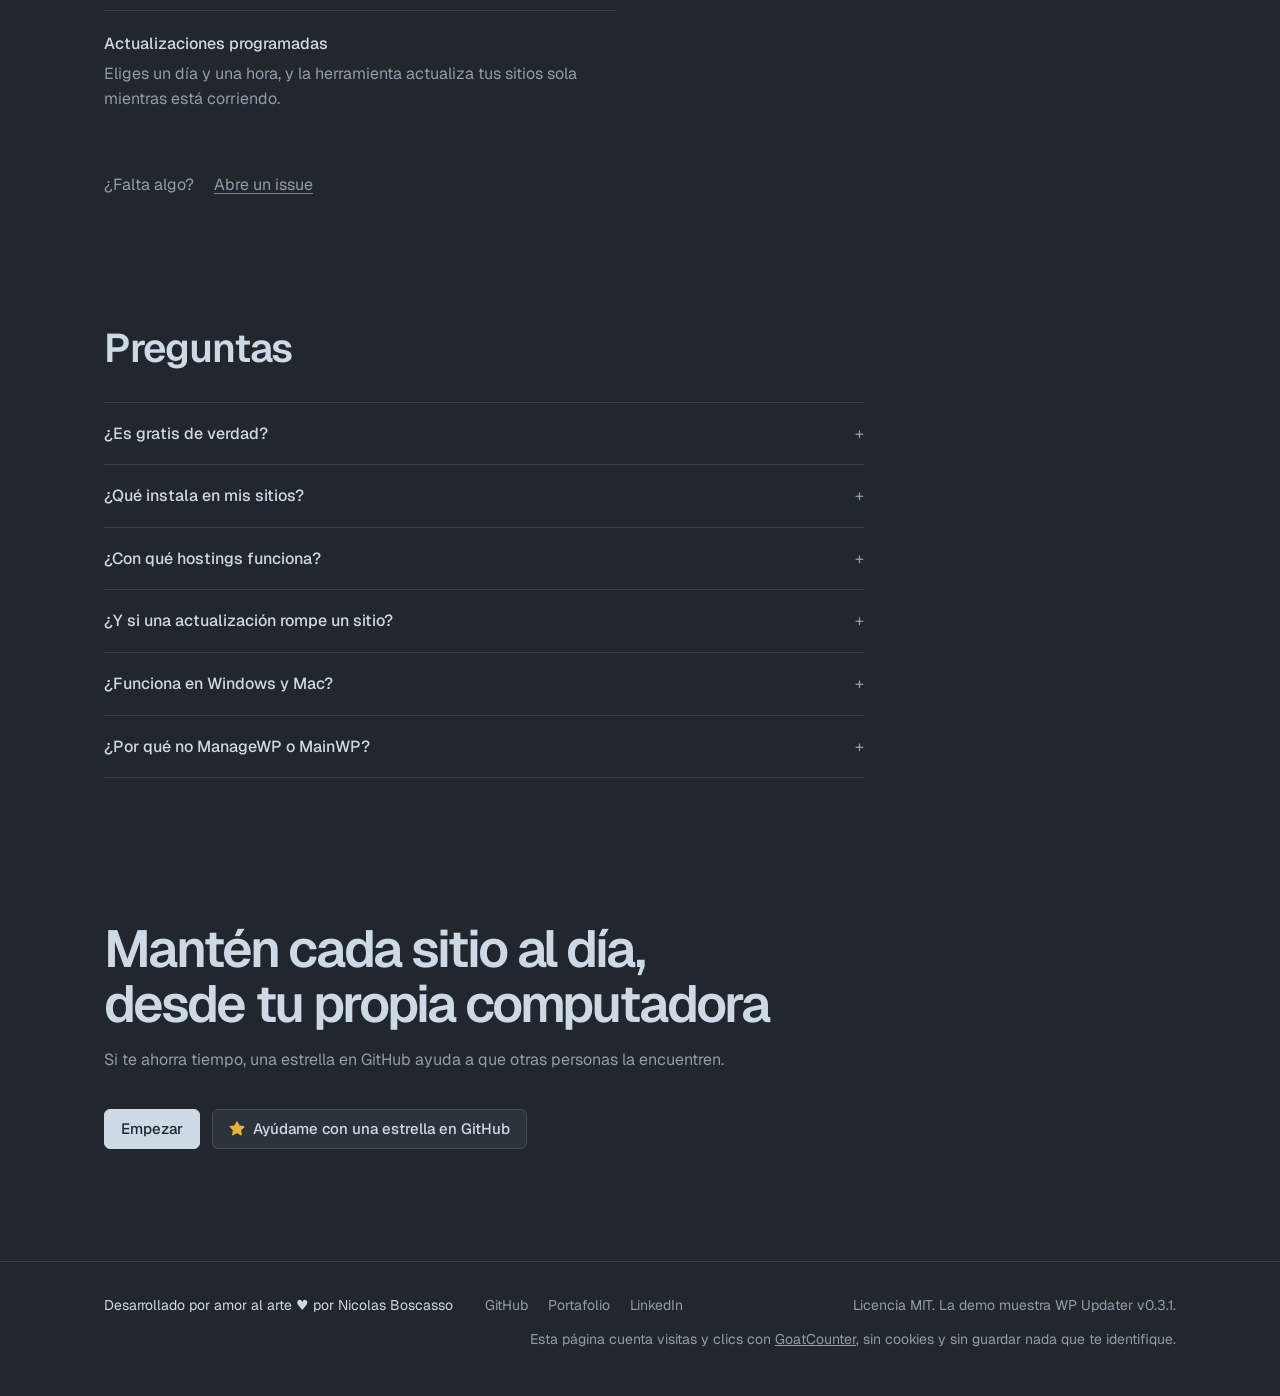
<file: es/index.html>
<!doctype html>
<html lang="es">
<head>
<meta charset="utf-8">
<meta name="viewport" content="width=device-width, initial-scale=1">
<meta name="color-scheme" content="dark">
<title>WP Updater: actualiza todos tus sitios WordPress desde una página</title>
<meta name="description" content="Una herramienta gratuita y de código abierto que corre en tu computadora y actualiza WordPress, plugins, temas y traducciones en todos tus sitios por SSH, con una copia verificada de la base de datos antes de cada uno. No hay nada que instalar en tus sitios.">
<link rel="canonical" href="https://wp-updater-free-site.vercel.app/es/">
<link rel="alternate" hreflang="en" href="https://wp-updater-free-site.vercel.app/">
<link rel="alternate" hreflang="es" href="https://wp-updater-free-site.vercel.app/es/">
<link rel="alternate" hreflang="x-default" href="https://wp-updater-free-site.vercel.app/">
<meta property="og:type" content="website">
<meta property="og:url" content="https://wp-updater-free-site.vercel.app/es/">
<meta property="og:title" content="WP Updater: actualiza todos tus sitios WordPress desde una página">
<meta property="og:description" content="Una herramienta gratuita y de código abierto que corre en tu computadora y actualiza WordPress, plugins, temas y traducciones en todos tus sitios por SSH, con una copia verificada de la base de datos antes de cada uno. No hay nada que instalar en tus sitios.">
<meta property="og:image" content="https://wp-updater-free-site.vercel.app/assets/og-es.png">
<meta property="og:image:width" content="1200">
<meta property="og:image:height" content="630">
<meta property="og:image:alt" content="Todos tus sitios WordPress, actualizados desde una página. Al lado, WP Updater mostrando seis sitios, dos marcados como duplicados.">
<meta property="og:locale" content="es_LA">
<meta property="og:locale:alternate" content="en_US">
<meta name="twitter:card" content="summary_large_image">
<meta name="twitter:image:alt" content="Todos tus sitios WordPress, actualizados desde una página. Al lado, WP Updater mostrando seis sitios, dos marcados como duplicados.">
<script data-goatcounter="https://nicob201.goatcounter.com/count" async src="//gc.zgo.at/count.js"></script>
<link rel="icon" href="data:image/svg+xml,%3Csvg xmlns='http://www.w3.org/2000/svg' viewBox='0 0 32 32'%3E%3Crect width='32' height='32' rx='8' fill='%23000'/%3E%3Cpath d='M23 12a8 8 0 0 0-14-2M9 20a8 8 0 0 0 14 2M9 6v4h4M23 26v-4h-4' fill='none' stroke='%23fff' stroke-width='2.6' stroke-linecap='round' stroke-linejoin='round'/%3E%3C/svg%3E">
<link rel="preconnect" href="https://fonts.googleapis.com">
<link rel="preconnect" href="https://fonts.gstatic.com" crossorigin>
<link rel="stylesheet" href="https://fonts.googleapis.com/css2?family=Geist:wght@400;500;600&family=Geist+Mono:wght@400;500&display=swap">
<link rel="stylesheet" href="/assets/site.css">
<script src="/assets/site.js" defer></script>
</head>
<body>
<svg hidden>
  <symbol id="i-logo" viewBox="0 0 24 24"><path d="M18 9a6.5 6.5 0 0 0-11.5-1.5M6 15a6.5 6.5 0 0 0 11.5 1.5M6 4v3.5h3.5M18 20v-3.5h-3.5"/></symbol>
  <symbol id="i-github" viewBox="0 0 16 16"><path d="M8 0c4.42 0 8 3.58 8 8a8.01 8.01 0 0 1-5.45 7.59c-.4.08-.55-.17-.55-.38 0-.27.01-1.13.01-2.2 0-.75-.25-1.23-.54-1.48 1.78-.2 3.65-.88 3.65-3.95 0-.88-.31-1.59-.82-2.15.08-.2.36-1.02-.08-2.12 0 0-.67-.22-2.2.82-.64-.18-1.32-.27-2-.27-.68 0-1.36.09-2 .27-1.53-1.03-2.2-.82-2.2-.82-.44 1.1-.16 1.92-.08 2.12-.51.56-.82 1.28-.82 2.15 0 3.06 1.86 3.75 3.64 3.95-.23.2-.44.55-.51 1.07-.46.21-1.61.55-2.33-.66-.15-.24-.6-.83-1.23-.82-.67.01-.27.38.01.53.34.19.73.9.82 1.13.16.45.68 1.31 2.69.94 0 .67.01 1.3.01 1.49 0 .21-.15.45-.55.38A8 8 0 0 1 0 8c0-4.42 3.58-8 8-8Z"/></symbol>
  <symbol id="i-star" viewBox="0 0 16 16"><path d="M8 .25a.75.75 0 0 1 .67.42l1.89 3.81 4.2.62a.75.75 0 0 1 .42 1.28l-3.04 2.97.72 4.19a.75.75 0 0 1-1.09.79L8 12.35l-3.77 1.98a.75.75 0 0 1-1.09-.79l.72-4.19L.82 6.37a.75.75 0 0 1 .42-1.28l4.2-.61L7.33.67A.75.75 0 0 1 8 .25Z"/></symbol>
  <symbol id="i-check" viewBox="0 0 16 16"><path d="M3 8.5 6.5 12 13 4.5"/></symbol>
</svg>

<header class="nav">
  <div class="wrap nav-inner">
    <a class="brand" href="/es/"><svg aria-hidden="true"><use href="#i-logo"/></svg>WP Updater</a>
    <nav class="sections" aria-label="Secciones">
      <a href="#features">Funciones</a>
      <a href="#how">Cómo funciona</a>
      <a href="#faq">Preguntas</a>
    </nav>
    <div class="nav-end">
      <div class="lang" role="group" aria-label="Idioma">
        <a href="/" hreflang="en" lang="en" aria-label="English">EN</a>
        <a aria-current="page" aria-label="Español">ES</a>
      </div>
      <a class="button small nav-star" href="https://github.com/nicob201/wp-updater-free" target="_blank" rel="noopener" data-goatcounter-click="star-nav" data-goatcounter-title="Star (nav)">
        <svg aria-hidden="true"><use href="#i-star"/></svg>Estrella<span class="count" data-stars></span>
      </a>
      <a class="button primary small" href="https://github.com/nicob201/wp-updater-free/blob/main/README.es.md#inicio-rápido" target="_blank" rel="noopener" data-goatcounter-click="get-started-nav" data-goatcounter-title="Get started (nav)">Empezar</a>
    </div>
  </div>
</header>

<main>
  <section class="hero wrap">
    <h1>Todos tus sitios WordPress, actualizados desde una página</h1>
    <p class="lead">Una herramienta gratuita que corre en tu computadora. Se conecta a tus servidores por SSH, hace una copia de la base de datos de cada sitio y actualiza WordPress, plugins, temas y traducciones en todos.</p>
    <div class="actions">
      <a class="button primary" href="https://github.com/nicob201/wp-updater-free/blob/main/README.es.md#inicio-rápido" target="_blank" rel="noopener" data-goatcounter-click="get-started-hero" data-goatcounter-title="Get started (hero)">Empezar</a>
      <a class="button" href="#demo" data-goatcounter-click="try-demo" data-goatcounter-title="Try the demo">Prueba la demo <span aria-hidden="true">↓</span></a>
      <a class="button" href="https://github.com/nicob201/wp-updater-free" target="_blank" rel="noopener" data-goatcounter-click="star-hero" data-goatcounter-title="Star on GitHub (hero)"><svg aria-hidden="true"><use href="#i-github"/></svg>Dale una estrella en GitHub</a>
    </div>
    <ul class="trust">
      <li><svg aria-hidden="true"><use href="#i-check"/></svg>Gratis y de código abierto (MIT)</li>
      <li><svg aria-hidden="true"><use href="#i-check"/></svg>Sin cuenta</li>
      <li><svg aria-hidden="true"><use href="#i-check"/></svg>Nada instalado en tus sitios</li>
      <li><svg aria-hidden="true"><use href="#i-check"/></svg>La clave SSH y tus copias quedan en tu computadora</li>
    </ul>
  </section>

  <section id="demo" class="demo wrap" aria-label="Demo en vivo">
    <div class="window">
      <div class="window-bar">
        <span class="dots" aria-hidden="true"><i></i><i></i><i></i></span>
        <span class="url">localhost:8787</span>
        <button id="demo-reset" class="reset" type="button" data-goatcounter-click="demo-reset" data-goatcounter-title="Reset the demo">Reiniciar la demo</button>
      </div>
      <iframe id="demo-frame" src="/demo/" title="WP Updater, con sitios ficticios"></iframe>
    </div>
    <p class="note">Es la página real de WP Updater, en inglés como la herramienta. Corre en tu navegador con servidores y sitios ficticios: nada de esto toca un sitio real. Haz clic en <strong lang="en">Update all</strong>, abre un sitio para ver qué cambió o excluye el sitio de staging duplicado en <strong lang="en">Settings</strong>.</p>
  </section>

  <section id="features" class="section wrap">
    <h2>Todo lo que hace</h2>
    <p class="intro">Pensada para quienes mantienen muchos sitios WordPress de sus clientes, en hostings compartidos o en sus propios servidores.</p>
    <div class="groups">
      <div class="group">
        <h3>Actualizaciones</h3>
        <dl>
          <div><dt>WordPress, plugins, temas y traducciones</dt><dd>En cada sitio con algo pendiente, uno detrás de otro, con un solo <strong lang="en">Update all</strong>. O un sitio a la vez.</dd></div>
          <div><dt>Muchos servidores a la vez</dt><dd>Agrega cada servidor donde tengas acceso por SSH. En cada uno encuentra por sí sola los sitios WordPress de la cuenta.</dd></div>
          <div><dt>Qué tiene cada sitio</dt><dd>Su versión de WordPress, qué tiene pendiente con la versión actual y la nueva, y qué se actualizó después.</dd></div>
          <div><dt>Lo que el servidor no puede aplicar</dt><dd>Cuando una versión nueva necesita un WordPress o un PHP más nuevo que el del sitio, como "Needs PHP 8.3", aparece en <strong lang="en">Can't update here</strong> y la herramienta la saltea.</dd></div>
          <div><dt>Sigue aunque cierres la página</dt><dd>Vuelve a abrirla para ver el progreso, el tiempo que falta y el registro en vivo.</dd></div>
        </dl>
      </div>
      <div class="group">
        <h3>Seguridad</h3>
        <dl>
          <div><dt>Una copia verificada de la base de datos antes de cada sitio</dt><dd>Si la copia falla o sale incompleta, ese sitio no se actualiza.</dd></div>
          <div><dt>Los duplicados nunca se actualizan</dt><dd>Dos instalaciones que comparten base de datos o dirección, como un sitio de staging olvidado, quedan marcadas y no se tocan hasta que excluyas una.</dd></div>
          <div><dt>Un control de que el sitio sigue funcionando</dt><dd>Después de cada sitio, abre su dirección y espera una página que funcione. Si no la obtiene, el sitio queda marcado <strong lang="en">Check</strong>, con el motivo.</dd></div>
          <div><dt>Exclusiones</dt><dd>Plugins, temas o sitios enteros que nunca deben actualizarse.</dd></div>
          <div><dt>Nunca como root</dt><dd>Los archivos que escribe root rompen WordPress, así que <strong lang="en">Test connection</strong> rechaza una cuenta root.</dd></div>
        </dl>
      </div>
      <div class="group">
        <h3>Copias</h3>
        <dl>
          <div><dt>Copias completas en tu computadora</dt><dd>La base de datos y todos los archivos de los sitios que elijas, cuando quieras, sin las carpetas de copias de UpdraftPlus y WPvivid. Ves cuánto lugar ocupan antes de copiarlos.</dd></div>
          <div><dt>Una copia fallida nunca reemplaza a una buena</dt><dd>Una copia completa reemplaza a la anterior solo cuando está terminada. Si falla, la anterior se queda.</dd></div>
          <div><dt>Restaurar</dt><dd>El README tiene los comandos para volver a poner la base de datos de un sitio, un solo plugin o un sitio entero desde su copia completa.</dd></div>
        </dl>
      </div>
    </div>
  </section>

  <section class="wrap" aria-labelledby="try-title">
    <div class="band">
      <div>
        <h2 id="try-title">Pruébala primero en tu computadora</h2>
        <p>La herramienta trae un servidor de demo propio, con sitios desactualizados para actualizar. Necesitas <a href="https://www.docker.com/products/docker-desktop/" target="_blank" rel="noopener">Docker Desktop</a> y <a href="https://git-scm.com/downloads" target="_blank" rel="noopener">git</a>. Después abre <span class="code-inline">localhost:8787</span> y agrega un servidor con host <span class="code-inline">demo</span>, puerto 22 y usuario <span class="code-inline">demo</span>, como muestra el README.</p>
      </div>
      <div class="band-end">
        <div class="copy">
          <pre><code>git clone https://github.com/nicob201/wp-updater-free.git
cd wp-updater-free
docker compose --profile demo up -d</code></pre>
          <button class="copy-button" type="button" aria-live="polite" data-copy="git clone https://github.com/nicob201/wp-updater-free.git&#10;cd wp-updater-free&#10;docker compose --profile demo up -d" data-goatcounter-click="copy-demo" data-goatcounter-title="Copy the demo commands">Copiar</button>
        </div>
        <a class="button primary" href="https://github.com/nicob201/wp-updater-free/blob/main/README.es.md#inicio-rápido" target="_blank" rel="noopener" data-goatcounter-click="get-started-mid" data-goatcounter-title="Get started (try it first)">Empezar</a>
      </div>
    </div>
  </section>

  <section id="how" class="section wrap">
    <h2>Cómo funciona</h2>
    <ol class="steps">
      <li>
        <h3>Instálala</h3>
        <p>Necesitas Docker Desktop y git. Corre esto y después abre <span class="code-inline">localhost:8787</span>. Vuelve a arrancar sola cada vez que arranca Docker.</p>
        <div class="copy">
          <pre><code>git clone https://github.com/nicob201/wp-updater-free.git
cd wp-updater-free
docker compose up -d</code></pre>
          <button class="copy-button" type="button" aria-live="polite" data-copy="git clone https://github.com/nicob201/wp-updater-free.git&#10;cd wp-updater-free&#10;docker compose up -d" data-goatcounter-click="copy-install" data-goatcounter-title="Copy the install commands">Copiar</button>
        </div>
      </li>
      <li>
        <h3>Agrega tu servidor</h3>
        <p>Pega la clave SSH de la herramienta en el panel de tu hosting, después agrega el host, el puerto y el usuario del servidor y haz clic en <strong lang="en">Test connection</strong>. Para Hostinger, cPanel y SiteGround, el formulario muestra dónde está cada dato.</p>
      </li>
      <li>
        <h3 lang="en">Update all</h3>
        <p><strong lang="en">Check for updates</strong> muestra qué hay pendiente en cada sitio. <strong lang="en">Update all</strong> hace una copia de cada base de datos y actualiza los sitios, uno detrás de otro.</p>
      </li>
    </ol>
    <p class="more"><a class="button primary" href="https://github.com/nicob201/wp-updater-free/blob/main/README.es.md#inicio-rápido" target="_blank" rel="noopener" data-goatcounter-click="get-started-how" data-goatcounter-title="Get started (how it works)">Empezar</a> <a class="text-link" href="https://github.com/nicob201/wp-updater-free/blob/main/README.es.md#conecta-tu-servidor" target="_blank" rel="noopener">Lee la guía completa</a></p>
  </section>

  <section id="yours" class="section wrap">
    <h2>Tus sitios siguen siendo tuyos</h2>
    <dl class="facts">
      <div><dt>Solo tu computadora puede entrar</dt><dd>La página vive en localhost. Nada escucha en tu red ni en internet.</dd></div>
      <div><dt>Todo queda en tu disco</dt><dd>Tu configuración y tus copias están en la carpeta <span class="code-inline">data</span> de la herramienta, y su clave SSH en un volumen de Docker.</dd></div>
      <div><dt>Sin nube ni cuenta</dt><dd>No hay ningún servicio de por medio con acceso a los sitios de tus clientes, ni dónde registrarte.</dd></div>
      <div><dt>Código abierto</dt><dd>Con licencia MIT. Puedes leer cada línea que corre en tus servidores.</dd></div>
    </dl>
  </section>

  <section id="next" class="section wrap">
    <h2>Lo que viene</h2>
    <p class="intro">Planeado, todavía no está en la herramienta.</p>
    <dl class="facts">
      <div><dt>Deshacer una actualización</dt><dd>Un botón para dejar un sitio como estaba antes de su última actualización: su base de datos de justo antes y las versiones de plugins y temas que tenía. Hoy se hace con los comandos del README.</dd></div>
      <div><dt>Restaurar una copia completa</dt><dd>Traer de vuelta un sitio entero desde su copia completa, archivos y base de datos, desde la página <strong lang="en">Sites</strong>. Hoy, con los comandos del README.</dd></div>
      <div><dt>Actualizaciones programadas</dt><dd>Eliges un día y una hora, y la herramienta actualiza tus sitios sola mientras está corriendo.</dd></div>
    </dl>
    <p class="more">¿Falta algo? <a class="text-link" href="https://github.com/nicob201/wp-updater-free/issues/new" target="_blank" rel="noopener" data-goatcounter-click="open-issue" data-goatcounter-title="Open an issue (what's next)">Abre un issue</a></p>
  </section>

  <section id="faq" class="section wrap">
    <h2>Preguntas</h2>
    <div class="faq">
      <details>
        <summary>¿Es gratis de verdad?</summary>
        <p>Sí. Es de código abierto con licencia MIT, sin plan de pago y sin cuenta.</p>
      </details>
      <details>
        <summary>¿Qué instala en mis sitios?</summary>
        <p>Nada. Entra por SSH con su propia clave y usa WP-CLI, que la mayoría de los hostings ya tiene.</p>
      </details>
      <details>
        <summary>¿Con qué hostings funciona?</summary>
        <p>Con cualquier hosting que te dé acceso SSH con clave, bash, WP-CLI y mysqldump o mariadb-dump. La mayoría de los hostings compartidos los tiene, y en un VPS los puedes instalar. Las copias completas además necesitan rsync. <strong lang="en">Test connection</strong> revisa todo y te dice qué falta.</p>
        <p>Por ahora, el listado de sitios se probó en Hostinger, y las actualizaciones en el servidor de demo de la herramienta. cPanel, SiteGround y VPS todavía no se probaron: si la pruebas en alguno, <a class="text-link" href="https://github.com/nicob201/wp-updater-free/issues/new" target="_blank" rel="noopener">abre un issue</a> para contar cómo te fue.</p>
      </details>
      <details>
        <summary>¿Y si una actualización rompe un sitio?</summary>
        <p>Antes de cada sitio, la herramienta guarda su base de datos y revisa que la copia esté completa. Después de cada sitio, carga su dirección, y un sitio que no responda con una página que funcione queda marcado <strong lang="en">Check</strong>. El README tiene los comandos para volver a poner la base de datos o un solo plugin y, si hiciste una copia completa con <strong lang="en">Back up sites…</strong>, el sitio entero. Como con cualquier actualización, pruébala primero en un sitio de staging.</p>
      </details>
      <details>
        <summary>¿Funciona en Windows y Mac?</summary>
        <p>Sí, con Docker Desktop. Se probó en macOS y en Windows 11. En Linux también funciona Docker Engine con el plugin de Compose.</p>
      </details>
      <details>
        <summary>¿Por qué no ManageWP o MainWP?</summary>
        <p>Son buenas herramientas y hacen más que esta, como monitorear que los sitios estén en línea y armar reportes para clientes. Las dos necesitan un plugin en cada sitio que administras: ManageWP corre en su propia nube, con acceso a todos tus sitios, y MainWP funciona como plugin en un WordPress propio, que hace de panel. WP Updater no instala nada en tus sitios y corre solo en tu computadora, sin cuenta y sin pagar nada. Si necesitas monitoreo y reportes, usa una de ellas. Si quieres actualizar con una copia antes y sin agregar nada a tus sitios, prueba esta.</p>
      </details>
    </div>
  </section>

  <section class="final wrap" aria-labelledby="final-title">
    <h2 id="final-title">Mantén cada sitio al día, desde tu propia computadora</h2>
    <p>Si te ahorra tiempo, una estrella en GitHub ayuda a que otras personas la encuentren.</p>
    <div class="actions">
      <a class="button primary" href="https://github.com/nicob201/wp-updater-free/blob/main/README.es.md#inicio-rápido" target="_blank" rel="noopener" data-goatcounter-click="get-started-final" data-goatcounter-title="Get started (last call)">Empezar</a>
      <a class="button" href="https://github.com/nicob201/wp-updater-free" target="_blank" rel="noopener" data-goatcounter-click="star-final" data-goatcounter-title="Star request (last call)"><svg aria-hidden="true"><use href="#i-star"/></svg>Ayúdame con una estrella en GitHub</a>
    </div>
  </section>
</main>

<footer class="footer">
  <div class="wrap footer-inner">
    <p class="made">Desarrollado por amor al arte ♥ por Nicolas Boscasso</p>
    <nav class="footer-links" aria-label="El autor">
      <a href="https://github.com/nicob201" target="_blank" rel="noopener">GitHub</a>
      <a href="https://nicolas-boscasso.vercel.app/" target="_blank" rel="noopener">Portafolio</a>
      <a href="https://www.linkedin.com/in/nicolas-boscasso/" target="_blank" rel="noopener">LinkedIn</a>
    </nav>
    <p class="fine">Licencia MIT.<span data-version-line hidden> La demo muestra WP Updater <span data-version></span>.</span></p>
    <p class="fine">Esta página cuenta visitas y clics con <a href="https://www.goatcounter.com/" target="_blank" rel="noopener">GoatCounter</a>, sin cookies y sin guardar nada que te identifique.</p>
  </div>
</footer>
</body>
</html>
</file>
<file: assets/site.css>
/* The tool's own tokens (demo/styles.css; GitHub's dark dimmed theme), so the page and the demo inside it read as one thing */
:root {
  color-scheme: dark;
  --bg: #22272e;
  --surface: #2d333b;
  --raised: #373e47;
  --border: #373e47;
  --border-strong: #444c56;
  --text: #cdd9e5;
  --muted: #909dab;
  --dim: #768390;
  --blue: #539bf5;
  --green: #57ab5a;
  --sans: Geist, system-ui, -apple-system, sans-serif;
  --mono: "Geist Mono", ui-monospace, Menlo, monospace;
  --gutter: 24px;
  --nav: 60px;
}

* { box-sizing: border-box; }

html { scroll-behavior: smooth; scroll-padding-top: calc(var(--nav) + 24px); }

body {
  margin: 0;
  background: var(--bg);
  color: var(--text);
  font: 16px/1.6 var(--sans);
  -webkit-font-smoothing: antialiased;
  text-rendering: optimizeLegibility;
}

h1, h2, h3 { margin: 0; font-weight: 600; text-wrap: balance; }
p, dl, dd, ol, ul { margin: 0; }
p { text-wrap: pretty; }
a { color: inherit; }
button { font: inherit; color: inherit; }
svg { width: 16px; height: 16px; flex: none; }
:focus-visible { outline: 2px solid transparent; box-shadow: 0 0 0 2px var(--bg), 0 0 0 4px var(--blue); border-radius: 6px; }

.wrap { width: min(1120px, 100%); margin: 0 auto; padding: 0 var(--gutter); }
.code-inline {
  font: 0.875em var(--mono);
  padding: 1px 6px;
  border: 1px solid var(--border);
  border-radius: 4px;
  background: var(--surface);
  white-space: nowrap;
}
.text-link { text-decoration: underline; text-decoration-color: var(--dim); text-underline-offset: 3px; }
.text-link:hover { text-decoration-color: var(--text); }

/* ---- Buttons: the tool's, a size up ---- */

.button {
  display: inline-flex;
  align-items: center;
  gap: 8px;
  height: 40px;
  padding: 0 16px;
  border: 1px solid var(--border-strong);
  border-radius: 6px;
  background: var(--surface);
  font-weight: 500;
  font-size: 15px;
  text-decoration: none;
  white-space: nowrap;
  transition: background-color 0.15s, border-color 0.15s;
}
.button:hover { background: var(--raised); border-color: #545d68; }
.button.primary { background: var(--text); border-color: var(--text); color: #22272e; }
.button.primary:hover { background: #e6edf3; border-color: #e6edf3; }
.button.small { height: 32px; padding: 0 12px; font-size: 14px; }
.button svg { fill: currentColor; }
.button .count { color: var(--muted); font-variant-numeric: tabular-nums; }
.button .count:empty { display: none; }

/* ---- Top bar ---- */

.nav {
  position: sticky;
  top: 0;
  z-index: 10;
  height: var(--nav);
  border-bottom: 1px solid var(--border);
  background: rgb(34 39 46 / 0.8);
  -webkit-backdrop-filter: saturate(1.4) blur(12px);
  backdrop-filter: saturate(1.4) blur(12px);
}
.nav-inner { height: 100%; display: flex; align-items: center; gap: 32px; }
.brand { display: inline-flex; align-items: center; gap: 10px; font-weight: 600; text-decoration: none; white-space: nowrap; }
.brand svg { width: 22px; height: 22px; fill: none; stroke: currentColor; stroke-width: 2; stroke-linecap: round; stroke-linejoin: round; }
.sections { display: flex; gap: 24px; font-size: 14px; color: var(--muted); }
.sections a { text-decoration: none; white-space: nowrap; }
.sections a:hover { color: var(--text); }
.nav-end { margin-left: auto; display: flex; align-items: center; gap: 8px; }

.lang { display: flex; padding: 2px; border: 1px solid var(--border); border-radius: 8px; font-size: 13px; }
.lang a { padding: 3px 8px; border-radius: 6px; color: var(--muted); text-decoration: none; }
.lang a:hover { color: var(--text); }
.lang a[aria-current] { background: var(--raised); color: var(--text); }

/* ---- Hero ---- */

.hero { padding-top: 104px; }
.hero h1 { max-width: 15ch; font-size: clamp(2.5rem, 6.4vw, 4.75rem); line-height: 1.02; letter-spacing: -0.045em; }
.lead { max-width: 58ch; margin-top: 24px; font-size: 1.1875rem; line-height: 1.55; color: var(--muted); }
.actions { display: flex; flex-wrap: wrap; gap: 12px; margin-top: 36px; }
.trust { display: flex; flex-wrap: wrap; gap: 8px 24px; margin-top: 28px; padding: 0; list-style: none; font-size: 14px; color: var(--muted); }
.trust li { display: inline-flex; align-items: center; gap: 8px; }
.trust svg { fill: none; stroke: var(--green); stroke-width: 2; stroke-linecap: round; stroke-linejoin: round; }

/* ---- The demo: the tool in a browser window ---- */

.demo { margin-top: 64px; }
.window {
  overflow: hidden;
  border: 1px solid var(--border-strong);
  border-radius: 12px;
  background: var(--bg);
  box-shadow: inset 0 1px 0 rgb(255 255 255 / 0.04);
}
.window-bar {
  display: grid;
  grid-template-columns: 1fr auto 1fr;
  align-items: center;
  height: 44px;
  padding: 0 12px;
  border-bottom: 1px solid var(--border);
  background: var(--surface);
}
.dots { display: flex; gap: 7px; }
.dots i { width: 11px; height: 11px; border-radius: 50%; background: var(--border-strong); }
.url {
  min-width: min(260px, 40vw);
  padding: 3px 12px;
  border: 1px solid var(--border);
  border-radius: 6px;
  background: var(--bg);
  font: 12.5px var(--mono);
  color: var(--muted);
  text-align: center;
}
.reset {
  justify-self: end;
  padding: 4px 10px;
  border: 0;
  border-radius: 6px;
  background: none;
  font-size: 13px;
  color: var(--muted);
  cursor: pointer;
}
.reset:hover { background: var(--raised); color: var(--text); }
.window iframe { display: block; width: 100%; height: 640px; border: 0; background: var(--bg); }
.note { max-width: 72ch; margin-top: 16px; font-size: 14px; color: var(--muted); }
.note strong { font-weight: 500; color: var(--text); }

/* ---- Sections ---- */

.section { padding-top: 128px; }
.section h2, .band h2 { font-size: clamp(1.75rem, 3.4vw, 2.5rem); line-height: 1.1; letter-spacing: -0.03em; }
.intro { max-width: 60ch; margin-top: 12px; color: var(--muted); font-size: 1.0625rem; }
.more { display: flex; flex-wrap: wrap; align-items: center; gap: 12px 20px; margin-top: 40px; color: var(--muted); }

dt { font-weight: 500; }
dd { margin-top: 4px; color: var(--muted); }

/* Everything it does: three groups, each a column of short entries */
.groups { display: grid; grid-template-columns: repeat(3, minmax(0, 1fr)); gap: 48px; margin-top: 48px; }
.group h3 { padding-bottom: 12px; border-bottom: 1px solid var(--border-strong); font-size: 15px; font-weight: 500; color: var(--muted); }
.group dl > div { padding: 18px 0; border-bottom: 1px solid var(--border); }

/* Two columns of statements */
.facts { display: grid; grid-template-columns: repeat(2, minmax(0, 1fr)); gap: 0 48px; margin-top: 40px; }
.facts > div { padding: 20px 0; border-top: 1px solid var(--border); }

/* Try it first */
.band {
  display: grid;
  grid-template-columns: minmax(0, 1fr) minmax(0, 1.1fr);
  gap: 40px;
  align-items: center;
  margin-top: 128px;
  padding: 40px;
  border: 1px solid var(--border);
  border-radius: 12px;
  background: var(--surface);
}
.band p { margin-top: 12px; color: var(--muted); }
.band p a { color: var(--text); text-underline-offset: 3px; }
.band-end { display: grid; grid-template-columns: minmax(0, 1fr); gap: 16px; justify-items: start; }
.band-end .copy { width: 100%; }

/* A command and its Copy button, under it so it never covers a long line */
.copy { border: 1px solid var(--border-strong); border-radius: 8px; background: var(--bg); }
.copy pre { margin: 0; padding: 14px 16px 6px; overflow-x: auto; font: 13px/1.75 var(--mono); }
.copy-button {
  display: block;
  margin: 0 8px 8px auto;
  padding: 3px 10px;
  border: 1px solid var(--border-strong);
  border-radius: 6px;
  background: var(--surface);
  font-size: 13px;
  cursor: pointer;
}
.copy-button:hover { background: var(--raised); }

/* How it works: a real sequence, so numbered */
.steps { max-width: 760px; margin-top: 40px; padding: 0; list-style: none; counter-reset: step; }
.steps li {
  position: relative;
  padding: 0 0 36px 56px;
  counter-increment: step;
}
.steps li::before {
  content: counter(step);
  position: absolute;
  left: 0;
  top: -2px;
  display: grid;
  place-items: center;
  width: 32px;
  height: 32px;
  border: 1px solid var(--border-strong);
  border-radius: 50%;
  background: var(--bg);
  font-size: 14px;
  font-weight: 500;
}
.steps li:not(:last-child)::after { content: ""; position: absolute; left: 16px; top: 34px; bottom: 2px; width: 1px; background: var(--border); }
.steps h3 { font-size: 18px; letter-spacing: -0.01em; }
.steps p { max-width: 62ch; margin-top: 6px; color: var(--muted); }
.steps .copy { margin-top: 16px; }

/* Questions */
.faq { max-width: 760px; margin-top: 32px; border-bottom: 1px solid var(--border); }
.faq details { border-top: 1px solid var(--border); }
.faq summary {
  display: flex;
  justify-content: space-between;
  gap: 24px;
  padding: 18px 0;
  font-weight: 500;
  cursor: pointer;
  list-style: none;
}
.faq summary::-webkit-details-marker { display: none; }
.faq summary::after { content: "+" / ""; color: var(--muted); font-weight: 400; }
.faq details[open] summary::after { content: "−" / ""; }
.faq summary:hover { color: #e6edf3; }
.faq details p { max-width: 68ch; padding-bottom: 20px; color: var(--muted); }

/* The last ask */
.final { padding-top: 144px; padding-bottom: 112px; }
.final h2 { max-width: 20ch; font-size: clamp(2rem, 4.6vw, 3.25rem); line-height: 1.05; letter-spacing: -0.04em; }
.final p { margin-top: 16px; color: var(--muted); }
.final svg { fill: #e3b341; }

.footer { border-top: 1px solid var(--border); font-size: 14px; color: var(--muted); }
.footer-inner { display: flex; flex-wrap: wrap; align-items: baseline; gap: 12px 32px; padding-top: 32px; padding-bottom: 48px; }
.made { color: var(--text); }
.footer-links { display: flex; gap: 20px; }
.footer-links a { text-decoration: none; }
.footer-links a:hover { color: var(--text); }
.fine { margin-left: auto; }

/* ---- Smaller screens ---- */

@media (max-width: 900px) {
  .groups { grid-template-columns: minmax(0, 1fr); gap: 40px; }
  /* One group per row, its entries in two columns: one column reads too wide on tablets */
  .group dl { display: grid; grid-template-columns: repeat(2, minmax(0, 1fr)); column-gap: 32px; }
  .band { grid-template-columns: minmax(0, 1fr); padding: 28px; }
}

/* Tablets in portrait: the section links need the room; the hero has its own star button */
@media (max-width: 820px) {
  .nav-star { display: none; }
}

@media (max-width: 720px) {
  :root { --gutter: 16px; }
  .sections { display: none; }
  .hero { padding-top: 64px; }
  .facts, .group dl { grid-template-columns: minmax(0, 1fr); }
  .section { padding-top: 96px; }
  .fine { margin-left: 0; }
}

@media (max-width: 560px) {
  .nav-inner { gap: 12px; }
  .dots, .nav-star { display: none; }
  .window-bar { grid-template-columns: auto 1fr; gap: 12px; }
  .url { min-width: 0; text-align: left; }
  .window iframe { height: 560px; }
  /* Full-width buttons, and a long label (like the Spanish star request) wraps instead of overflowing */
  .actions .button { flex: 1 1 auto; justify-content: center; height: auto; min-height: 40px; padding: 7px 16px; white-space: normal; text-align: center; text-wrap: balance; }
  .band { padding: 20px; }
}

/* The smallest phones: the hero has its own Get started */
@media (max-width: 359px) {
  .nav-end .button.primary { display: none; }
}

@media (prefers-reduced-motion: reduce) {
  html { scroll-behavior: auto; }
  * { transition: none !important; }
}
</file>
<file: demo/styles.css>
:root {
  color-scheme: dark;
  --bg: #22272e;
  --surface: #2d333b;
  --open: #292f37;
  --hover: #313840;
  --border: #373e47;
  --border-strong: #444c56;
  --text: #cdd9e5;
  --muted: #909dab;
  --dim: #768390;
  --blue: #539bf5;
  --green: #57ab5a;
  --amber: #daaa3f;
  --red: #e5534b;
  --sans: Geist, system-ui, -apple-system, sans-serif;
  --mono: "Geist Mono", ui-monospace, Menlo, monospace;
}

* { box-sizing: border-box; }

body {
  margin: 0;
  background: var(--bg);
  color: var(--text);
  font: 14px/1.5 var(--sans);
  -webkit-font-smoothing: antialiased;
}

button, input, select, textarea { font: inherit; color: inherit; }
[hidden] { display: none !important; }   /* .page, forms etc. set display, which would beat the attribute */
:focus-visible { outline: none; box-shadow: 0 0 0 2px var(--bg), 0 0 0 4px var(--blue); }
.mono { font-family: var(--mono); }
.muted { color: var(--muted); }

/* ---- Top bar ---- */

.nav {
  position: sticky;
  top: 0;
  z-index: 2;
  border-bottom: 1px solid var(--border);
  background: rgba(34, 39, 46, .8);
  backdrop-filter: saturate(180%) blur(12px);
}
.nav-inner { display: flex; align-items: center; justify-content: space-between; gap: 16px; max-width: 1080px; height: 56px; margin: 0 auto; padding: 0 24px; }

.brand { display: inline-flex; align-items: center; gap: 10px; font-weight: 600; font-size: 15px; letter-spacing: -0.01em; }
.brand svg { width: 22px; height: 22px; fill: none; stroke: var(--text); stroke-width: 2.6; stroke-linecap: round; }

.switch { display: flex; gap: 2px; padding: 3px; border: 1px solid var(--border); border-radius: 8px; background: var(--surface); }
.switch a { padding: 3px 12px; border-radius: 5px; color: var(--muted); font-size: 13px; font-weight: 500; text-decoration: none; }
.switch a:hover { color: var(--text); }
.switch a[aria-current] { background: #373e47; color: var(--text); }
.indicator { display: inline-flex; align-items: center; gap: 8px; color: var(--muted); font-size: 13px; white-space: nowrap; }

.dot { flex: none; width: 8px; height: 8px; border-radius: 50%; background: var(--dim); }
.indicator.ok .dot { background: var(--green); box-shadow: 0 0 0 3px rgba(98, 192, 115, .18); }
.indicator.bad { color: var(--red); }
.indicator.bad .dot { background: var(--red); box-shadow: 0 0 0 3px rgba(255, 97, 102, .18); }

/* ---- Header ---- */

.page { max-width: 1080px; margin: 0 auto; padding: 40px 24px 72px; display: grid; gap: 16px; }

.header { display: flex; align-items: flex-end; justify-content: space-between; gap: 16px 24px; flex-wrap: wrap; margin-bottom: 8px; }
h1 { margin: 0; font-size: 32px; font-weight: 600; line-height: 1.1; letter-spacing: -0.04em; }
.sub { display: flex; gap: 16px; margin: 8px 0 0; color: var(--muted); }
.sub span:empty { display: none; }

.actions { display: flex; gap: 10px; }

.button {
  height: 36px;
  padding: 0 16px;
  border-radius: 6px;
  font-weight: 500;
  white-space: nowrap;
  cursor: pointer;
  transition: background-color .15s, border-color .15s, color .15s;
}
.primary { border: 1px solid var(--text); background: var(--text); color: #22272e; }
.primary:hover:not(:disabled) { background: #e6edf3; border-color: #e6edf3; }
.secondary { border: 1px solid var(--border-strong); background: var(--surface); color: var(--text); }
.secondary:hover:not(:disabled) { background: #373e47; border-color: #545d68; }
.button:disabled { cursor: not-allowed; border-color: var(--border); background: #2d333b; color: #636e7b; }
.small { height: 30px; padding: 0 12px; font-size: 13px; }
a.button { display: inline-flex; align-items: center; text-decoration: none; }

.notice { margin: 0; padding: 12px 16px; border: 1px solid rgba(255, 97, 102, .35); border-radius: 8px; background: rgba(255, 97, 102, .08); color: var(--red); }

/* ---- Progress ---- */

.progress { padding: 18px 20px; border: 1px solid var(--border); border-radius: 12px; background: var(--surface); }
.progress-text { display: flex; justify-content: space-between; align-items: baseline; gap: 16px; flex-wrap: wrap; margin-bottom: 14px; }
.progress-text p { margin: 0; }
.progress-text strong { font-size: 15px; font-weight: 500; margin-right: 6px; }
.progress-left { font-size: 13px; }

.bar { position: relative; height: 4px; border-radius: 2px; background: #373e47; overflow: hidden; }
.bar i { position: relative; display: block; height: 100%; width: 0; border-radius: 2px; background: var(--text); overflow: hidden; transition: width .5s ease, background-color .4s; }
/* While running, a shine sweeps the bar: the only thing on the page that moves by itself */
.progress:not(.finished) .bar i::after {
  content: "";
  position: absolute;
  inset: 0;
  background: linear-gradient(90deg, transparent, rgba(255, 255, 255, .7), transparent);
  transform: translateX(-100%);
  animation: shine 1.6s ease-in-out infinite;
}
@keyframes shine { to { transform: translateX(100%); } }
.progress.finished .bar i { background: var(--green); }
.progress.failed .bar i { background: var(--red); }

/* ---- Full backups: a gray line, never a warning ---- */

.backups { display: flex; align-items: center; justify-content: space-between; flex-wrap: wrap; gap: 8px 16px; padding: 8px 12px 8px 16px; border: 1px solid var(--border); border-radius: 8px; color: var(--muted); font-size: 13px; }
.backups p { display: flex; align-items: center; gap: 10px; margin: 0; }
.info { flex: none; display: grid; place-items: center; width: 18px; height: 18px; border: 1px solid var(--border-strong); border-radius: 50%; font: 500 11px/1 var(--mono); }
.backup-size { width: 110px; color: var(--muted); font: 12px var(--mono); }
.backup-last { width: 90px; color: var(--muted); font-size: 13px; text-align: right; }
.item.off { cursor: default; }
.item.off .domain, .item.off .backup-last { color: var(--dim); }
.no-check { flex: none; width: 16px; }   /* where the checkbox would be: addresses stay aligned */

/* ---- Site list: one card per server ---- */

.groups { display: grid; gap: 16px; }
.list { border: 1px solid var(--border); border-radius: 12px; background: var(--surface); overflow: hidden; }
.empty { margin: 0; padding: 32px 20px; color: var(--muted); text-align: center; }

.group-head { display: flex; align-items: center; justify-content: space-between; flex-wrap: wrap; gap: 4px 16px; padding: 12px 20px; border-bottom: 1px solid var(--border); background: #262c34; }
.group-name { display: flex; align-items: baseline; flex-wrap: wrap; gap: 2px 10px; min-width: 0; }
.group-name strong { font-weight: 600; }
.group-name .mono, .item-main .mono { font-size: 12px; overflow-wrap: anywhere; }
.group-error { flex-basis: 100%; margin: 0; color: var(--red); font-size: 13px; }

.excluded { margin: -4px 0 0; color: var(--muted); font-size: 13px; }
.excluded a, .help a { color: var(--text); text-underline-offset: 3px; }

.onboarding { display: grid; justify-items: start; gap: 20px; padding: 28px; }
.onboarding h2 { margin: 0; font-size: 18px; font-weight: 600; letter-spacing: -0.02em; }
.steps { display: grid; gap: 16px; margin: 0; padding: 0; list-style: none; counter-reset: step; }
.steps li { display: grid; grid-template-columns: 28px minmax(0, 1fr); gap: 2px 12px; counter-increment: step; }
.steps li::before { content: counter(step); grid-row: span 2; display: grid; place-items: center; width: 28px; height: 28px; border: 1px solid var(--border-strong); border-radius: 50%; color: var(--muted); font: 500 13px var(--mono); }
.steps strong { font-weight: 500; }
.steps span { color: var(--muted); font-size: 13px; }

.site + .site { border-top: 1px solid var(--border); }
.site.open { background: var(--open); }

.row { display: flex; align-items: center; gap: 12px; padding-right: 16px; }
.action { flex: none; width: 132px; display: flex; align-items: center; justify-content: flex-end; gap: 8px; }   /* same width with or without a button: statuses stay aligned */

.visit { margin-right: auto; display: grid; place-items: center; width: 30px; height: 30px; border-radius: 6px; color: var(--muted); }
.visit:hover { background: #373e47; color: var(--text); }
.visit svg { width: 16px; height: 16px; fill: none; stroke: currentColor; stroke-width: 2; stroke-linecap: round; stroke-linejoin: round; }

.toggle {
  flex: 1;
  min-width: 0;
  display: grid;
  grid-template-columns: minmax(0, 1fr) 150px 16px;
  align-items: center;
  gap: 16px;
  padding: 12px 4px 12px 20px;
  border: 0;
  background: none;
  color: inherit;
  text-align: left;
  cursor: pointer;
}
.row:hover { background: var(--hover); }
.site.open .row:hover { background: transparent; }

.name { display: grid; gap: 2px; min-width: 0; }
/* the badge drops below the address when both don't fit: the address keeps the room */
.title { display: flex; flex-wrap: wrap; align-items: center; gap: 2px 8px; min-width: 0; }
.domain { min-width: 0; max-width: 100%; font-weight: 500; overflow: hidden; text-overflow: ellipsis; white-space: nowrap; }
.badge { flex: none; padding: 0 6px; border: 1px solid var(--border-strong); border-radius: 4px; color: var(--muted); font: 11px/18px var(--mono); }
.summary { display: flex; align-items: center; gap: 10px; min-width: 0; color: var(--muted); font: 12px/1.6 var(--mono); overflow: hidden; white-space: nowrap; text-overflow: ellipsis; }
.summary.error { color: var(--red); white-space: normal; overflow-wrap: anywhere; }   /* a long address breaks instead of being cut off on a phone */
.mini { flex: none; width: 96px; }

.site-status { display: inline-flex; align-items: center; gap: 8px; font-size: 13px; white-space: nowrap; }
.st-ok .dot { background: var(--green); }
.st-blue .dot { background: var(--blue); }
.st-run .dot { background: var(--amber); }
.st-err { color: var(--red); }
.st-err .dot { background: var(--red); }
.st-gray { color: var(--muted); }
.st-run .dot, .st-checking .dot { animation: pulse 1.2s ease-in-out infinite; }
@keyframes pulse { 50% { opacity: .35; } }

.chevron { width: 16px; height: 16px; fill: var(--dim); transition: transform .15s; }
.open .chevron { transform: rotate(180deg); }

.details { display: grid; grid-template-columns: minmax(0, 1fr); gap: 20px; padding: 4px 20px 22px; }
.details h3 { margin: 0 0 8px; font-size: 13px; font-weight: 500; color: var(--muted); }
.note { margin: 8px 0 0; color: var(--dim); font-size: 12px; }

.table { border: 1px solid var(--border); border-radius: 8px; overflow-x: auto; }   /* narrow screens scroll the table, not the page */
table { width: 100%; border-collapse: collapse; font-size: 13px; }
th { padding: 8px 12px; background: #262c34; border-bottom: 1px solid var(--border); color: var(--muted); font-size: 12px; font-weight: 400; text-align: left; }
td { padding: 9px 12px; border-top: 1px solid var(--border); }
tr:first-child td { border-top: 0; }
td.version { font-family: var(--mono); font-size: 12px; color: var(--muted); }
td.next { color: var(--text); font-weight: 500; }
tr.skipped td { color: var(--dim); }

/* ---- Settings ---- */

.cards { display: grid; gap: 16px; min-width: 0; margin: 0; padding: 0; border: 0; }
.card { display: grid; gap: 12px; min-width: 0; padding: 20px; border: 1px solid var(--border); border-radius: 12px; background: var(--surface); }
.card h2 { margin: 0; font-size: 16px; font-weight: 600; letter-spacing: -0.01em; }
.card h3 { margin: 0; color: var(--muted); font-size: 13px; font-weight: 500; }
.card-head { display: flex; align-items: center; justify-content: space-between; gap: 12px; }
.card-row { display: flex; align-items: center; flex-wrap: wrap; gap: 10px 12px; }
.form-buttons { display: flex; gap: 10px; margin-left: auto; }
.help { margin: 0; color: var(--muted); font-size: 13px; }
.error-text { margin: 0; color: var(--red); font-size: 13px; }
.error-text:empty { display: none; }

.key, .fields input, .fields select, #exclude-input { width: 100%; border: 1px solid var(--border-strong); border-radius: 6px; background: var(--bg); }
.fields input, .fields select, #exclude-input { height: 36px; padding: 0 12px; }
.key { display: block; padding: 10px 12px; resize: none; color: var(--muted); font: 12px/1.6 var(--mono); word-break: break-all; }
input::placeholder { color: var(--dim); }
:disabled { color: var(--dim); }
#exclude-input { flex: 1 1 220px; width: auto; min-width: 0; }

.items { display: grid; }
.item { display: flex; align-items: center; flex-wrap: wrap; gap: 8px 16px; padding: 12px 0; border-top: 1px solid var(--border); }
.item-main { flex: 1 1 220px; display: grid; gap: 2px; min-width: 0; }
.item-actions { display: flex; gap: 8px; }
.site-group { display: grid; }
.site-group + .site-group { margin-top: 12px; }
.site-group h3 { padding-bottom: 8px; }
.site-group .help { padding: 12px 0; border-top: 1px solid var(--border); }

.server-form { display: grid; gap: 14px; padding: 16px; border: 1px solid var(--border); border-radius: 8px; background: var(--bg); }
.fields { display: grid; grid-template-columns: repeat(2, minmax(0, 1fr)); gap: 12px; }
.fields label { display: grid; gap: 6px; color: var(--muted); font-size: 13px; }
.fields .wide { grid-column: 1 / -1; }
.test-result { color: var(--muted); font-size: 13px; }
.test-result.ok { color: var(--green); }
.test-result.bad { color: var(--red); }

.check { display: inline-flex; align-items: center; gap: 8px; cursor: pointer; }
label.item { cursor: pointer; }
:disabled .check, :disabled label.item { cursor: not-allowed; color: var(--dim); }
input[type=checkbox] { width: 16px; height: 16px; margin: 0; accent-color: var(--text); }

.chips { display: flex; flex-wrap: wrap; gap: 8px; }
.chip { display: inline-flex; align-items: center; gap: 4px; height: 28px; padding: 0 4px 0 10px; border: 1px solid var(--border-strong); border-radius: 14px; background: #262c34; font: 12px var(--mono); }
.chip button { display: grid; place-items: center; width: 20px; height: 20px; padding: 0; border: 0; border-radius: 50%; background: none; color: var(--muted); font-size: 15px; line-height: 1; cursor: pointer; }
.chip button:hover:not(:disabled) { background: #373e47; color: var(--text); }

/* ---- Log ---- */

.log { border: 1px solid var(--border); border-radius: 12px; background: var(--surface); overflow: hidden; }
.log summary { display: flex; align-items: center; gap: 10px; padding: 14px 20px; color: var(--muted); font-weight: 500; cursor: pointer; list-style: none; }
.log summary::-webkit-details-marker { display: none; }
.log summary::before { content: ""; width: 6px; height: 6px; border-right: 1.5px solid currentColor; border-bottom: 1.5px solid currentColor; transform: rotate(-45deg); transition: transform .15s; }
.log[open] summary::before { transform: rotate(45deg); }
.log pre {
  margin: 0;
  max-height: 360px;
  overflow: auto;
  padding: 16px 20px;
  border-top: 1px solid var(--border);
  background: var(--bg);
  color: var(--muted);
  font: 12px/1.7 var(--mono);
  white-space: pre-wrap;
  word-break: break-all;
}

.footer { display: flex; flex-wrap: wrap; justify-content: space-between; gap: 8px 24px; width: min(1032px, calc(100% - 48px)); margin: 0 auto; padding: 20px 0 32px; border-top: 1px solid var(--border); color: var(--dim); font-size: 13px; }
.footer nav { display: flex; flex-wrap: wrap; gap: 4px 20px; }
.footer a { color: var(--muted); text-underline-offset: 3px; }
.footer a:hover { color: var(--text); }

::-webkit-scrollbar { width: 10px; height: 10px; }
::-webkit-scrollbar-thumb { background: #444c56; border-radius: 5px; border: 2px solid var(--bg); }

@media (max-width: 720px) {
  .nav-inner, .page { padding-left: 16px; padding-right: 16px; }
  .footer { width: calc(100% - 32px); }
  .actions { width: 100%; }
  .actions .button { flex: 1; }
  .toggle { grid-template-columns: minmax(0, 1fr) auto 16px; }
  .action { width: auto; }   /* no fixed column: the address gets the room */
}

/* The nav keeps only the local-server dot; its text stays for screen readers */
@media (max-width: 560px) {
  .nav .indicator > span { position: absolute; width: 1px; height: 1px; overflow: hidden; clip-path: inset(50%); white-space: nowrap; }
  .fields { grid-template-columns: minmax(0, 1fr); }
  /* Backup panel: size and last copy go under the address */
  #backup-list .item { display: grid; grid-template-columns: 16px minmax(0, 1fr) auto; gap: 4px 16px; }
  #backup-list .item-main { grid-column: 2 / -1; }
  #backup-list .backup-size { grid-column: 2; width: auto; }
  #backup-list .backup-last { width: auto; }
}

@media (prefers-reduced-motion: reduce) {
  *, *::after { animation: none !important; transition: none !important; }
}
</file>
